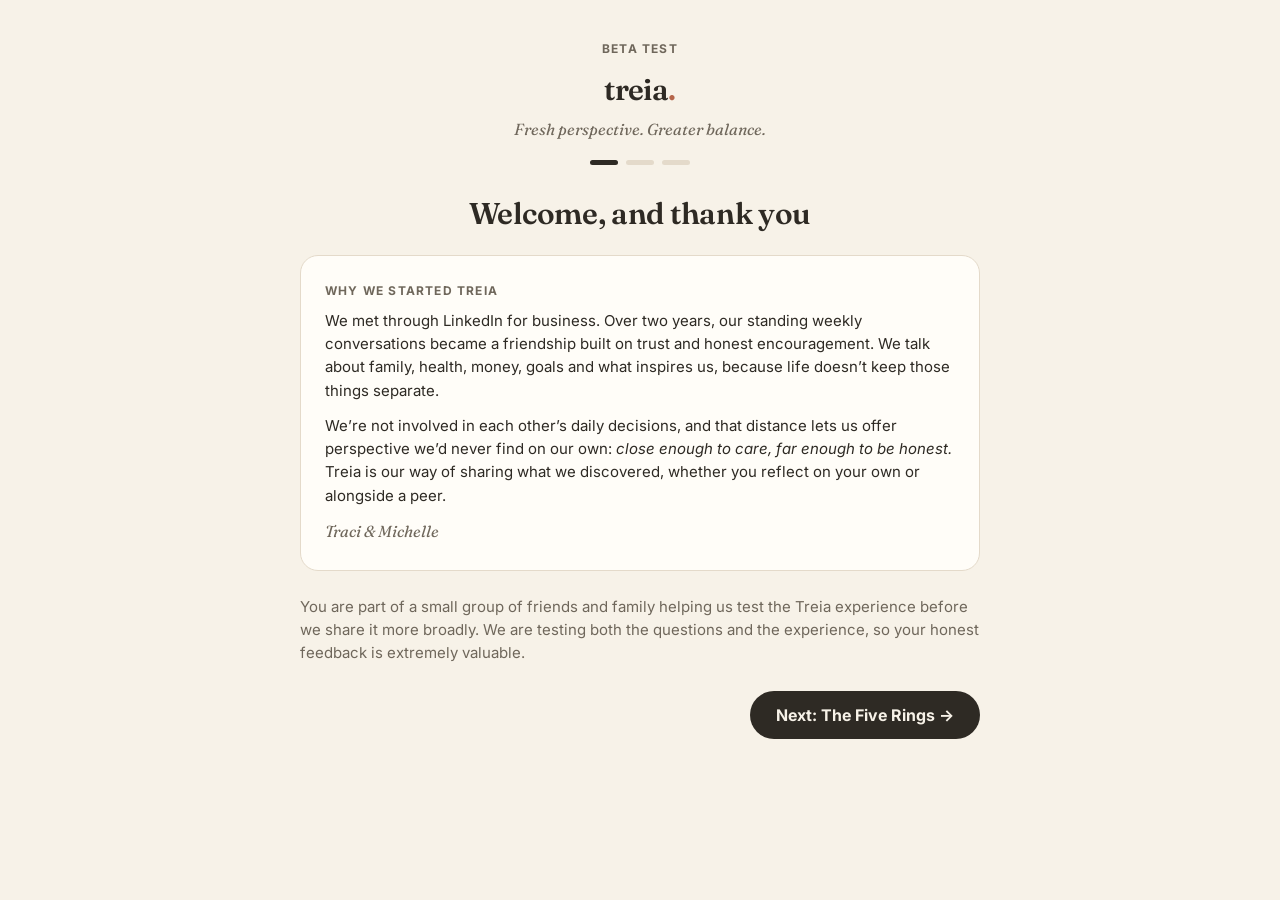
<file: index.html>
<!DOCTYPE html>
<html lang="en">
<head>
<meta charset="utf-8">
<meta name="viewport" content="width=device-width,initial-scale=1">
<title>Treia — Beta Test</title>
<link rel="stylesheet" href="treia.css">
<style>
.steps{display:flex;flex-direction:column;gap:12px;margin:18px 0 26px;}
.step{background:var(--card);border:1px solid var(--line);border-radius:var(--radius);padding:18px 20px;display:flex;gap:16px;}
.step .n{width:32px;height:32px;border-radius:50%;color:#fff;display:flex;align-items:center;justify-content:center;font-weight:700;flex:none;}
.step h3{font-size:16px;margin-bottom:3px;}
.step p{font-size:13px;color:var(--ink-soft);}
.rings{text-align:center;font-weight:700;letter-spacing:.05em;margin:8px 0 20px;}
.rings span{margin:0 6px;}
.dots{display:flex;justify-content:center;gap:8px;margin-top:18px;}
.dots span{width:28px;height:5px;border-radius:999px;background:var(--line);}
.dots span.on{background:var(--ink);}
</style>
</head>
<body>
<div class="wrap">
  <div class="eyebrow" style="text-align:center;margin-top:16px;">Beta test</div>
  <script src="treia-common.js"></script>
  <script>document.write(TREIA.wordmark());</script>
  <p class="tagline">Fresh perspective. Greater balance.</p>

  <div class="dots" aria-hidden="true"><span></span><span></span><span></span></div>

  <section class="pg" data-n="1">
  <h1 style="text-align:center;font-size:30px;margin:26px 0 18px;">Welcome, and thank you</h1>
  <div class="card" style="margin:6px 0 24px;">
    <div class="eyebrow">Why we started Treia</div>
    <p style="font-size:15px;margin-bottom:12px;">We met through LinkedIn for business. Over two years, our standing weekly conversations became a friendship built on trust and honest encouragement. We talk about family, health, money, goals and what inspires us, because life doesn&rsquo;t keep those things separate.</p>
    <p style="font-size:15px;margin-bottom:12px;">We&rsquo;re not involved in each other&rsquo;s daily decisions, and that distance lets us offer perspective we&rsquo;d never find on our own: <em>close enough to care, far enough to be honest.</em> Treia is our way of sharing what we discovered, whether you reflect on your own or alongside a peer.</p>
    <p style="font-family:'Fraunces',serif;font-style:italic;color:var(--ink-soft);">Traci &amp; Michelle</p>
  </div>
  <p class="lede">You are part of a small group of friends and family helping us test the Treia experience before we share it more broadly. We are testing both the questions and the experience, so your honest feedback is extremely valuable.</p>
  <div class="nav-row"><span></span><button class="btn btn-primary" data-pg="2">Next: The Five Rings &rarr;</button></div>
  </section>

  <section class="pg" data-n="2" hidden>
  <h1 style="text-align:center;font-size:30px;margin:26px 0 18px;">The Five Rings</h1>
  <p class="lede">Treia helps people bring fresh perspective and greater balance to their lives, independently or alongside a peer. It is built around five interconnected areas of life we call the <strong style="color:var(--ink)">Five Rings</strong>.</p>
  <div class="card" style="margin:22px 0;">
        <script>document.write(TREIA.ringsFigure());</script>
    <div class="ring-list" id="ringList"></div>
    <script>document.getElementById('ringList').innerHTML=TREIA.RINGS.map(function(r){return '<div class="ring-li">'+TREIA.icon(r.key,40)+'<div><h3 style="color:'+r.color+'">'+r.name+'</h3><p><strong style="color:var(--ink);font-weight:600;">'+r.def+'</strong> '+r.ex+'</p></div></div>';}).join('');</script>
    <hr class="divider" style="margin:22px 0 16px;">
    <p class="lede" style="margin:0;">Life doesn’t separate the Rings. Health affects relationships, finances affect peace of mind, and curiosity creates opportunities. That’s why they overlap. In the Reflection you’ll look at each Ring on its own, then at how they fit together.</p>
  </div>
  <div class="nav-row"><button class="btn-ghost" data-pg="1">&larr; Back</button><button class="btn btn-primary" data-pg="3">Next: What you&rsquo;ll do &rarr;</button></div>
  </section>

  <section class="pg" data-n="3" hidden>
  <h1 style="text-align:center;font-size:30px;margin:26px 0 18px;">What you&rsquo;ll do</h1>
  <div class="steps">
    <div class="step"><div class="n" style="background:var(--health)">1</div><div><h3>Five Rings Annual Reflection</h3><p>Reflect on each of the Five Rings: how it's going, how much it matters to you right now, and what's behind your answers. You'll receive a picture of your current balance.</p></div></div>
    <div class="step"><div class="n" style="background:var(--joy)">2</div><div><h3>Help us improve</h3><p>Tell us whether your results sounded like you, and what felt clear, confusing, or missing.</p></div></div>
    <div class="step"><div class="n" style="background:var(--love)">3</div><div><h3>Explore a Treia Partnership</h3><p>Answer a few questions that help us test how we might introduce compatible peers. Please complete this step even if you'd rather reflect on your own. It helps us test matching.</p></div></div>
  </div>

  <div class="card" style="font-size:14px;color:var(--ink-soft);font-style:italic;">We won't make any partner introductions from this test. We're checking whether the questions give us enough to make thoughtful introductions later.</div>

  <p class="lede" style="margin-top:22px;">There are no right or wrong answers. Simply respond based on where you are in your life today.</p>
  <hr class="divider">
  <p class="muted" style="text-align:center;">About 15&ndash;20 minutes &middot; You can pause the Reflection and return on the same device &middot; No account needed</p>

  <a href="5-rings-survey.html" class="btn btn-primary btn-full" style="margin-top:20px;">Begin the Five Rings Annual Reflection &rarr;</a>
  <div style="text-align:center;margin-top:14px;"><button class="btn-ghost" data-pg="2">&larr; Back</button></div>
  <p style="text-align:center;margin-top:36px;font-size:14px;color:var(--ink-soft);">With gratitude,<br><strong style="color:var(--ink)">Traci &amp; Michelle</strong></p>
  </section>
</div>
<script>
TREIA.tid();
(function(){
  var pgs=document.querySelectorAll('.pg'), dots=document.querySelectorAll('.dots span');
  function show(n){
    pgs.forEach(function(p){p.hidden=p.getAttribute('data-n')!=String(n);});
    dots.forEach(function(d,i){d.className=i<n?'on':'';});
    TREIA.scrollTop();
  }
  document.addEventListener('click',function(e){var b=e.target.closest('[data-pg]'); if(b) show(+b.getAttribute('data-pg'));});
  show(1);
})();
</script>
</body>
</html>
</file>
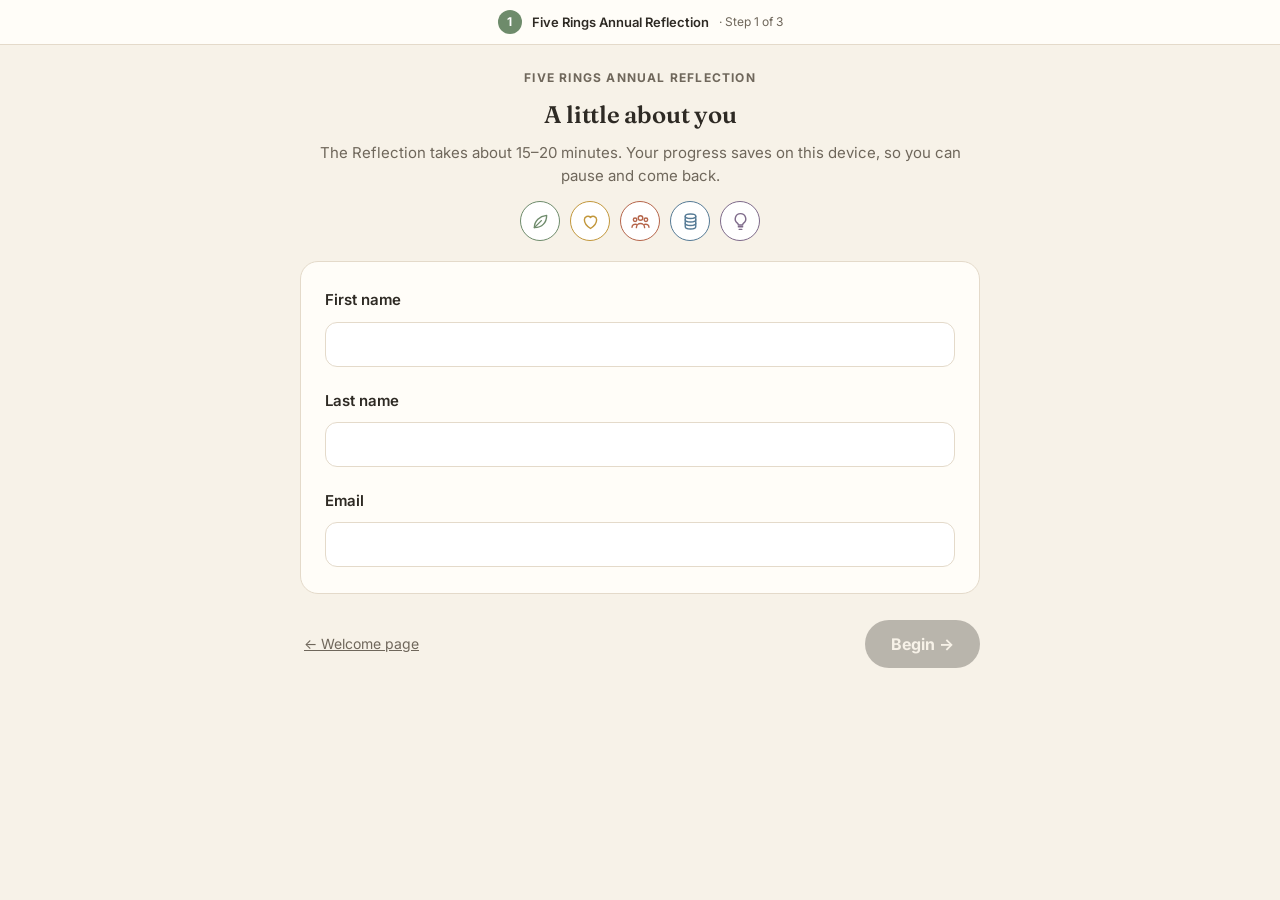
<file: 5-rings-survey (4).html>
<!DOCTYPE html>
<html lang="en">
<head>
<meta charset="utf-8">
<meta name="viewport" content="width=device-width,initial-scale=1">
<title>Treia — Five Rings Annual Reflection</title>
<link rel="stylesheet" href="treia.css">
</head>
<body>
<div id="stepbar" class="step-bar no-print"><div class="num" style="background:var(--health)">1</div><div class="label">Five Rings Annual Reflection</div><div class="of">&middot; Step 1 of 3</div></div>
<div id="app"></div>
<script src="treia-common.js"></script>
<script>
(function(){
var T=TREIA, R=T.RINGS, esc=T.esc;

/* ---------- Questions ----------
   s: A = agree scale, F = frequency in the past month, C = count
   r: true = reverse-scored (agreeing means the Ring needs attention) */
var ITEMS={
 health:[
  {t:'In the past month, how often did you wake up feeling rested?',s:'F'},
  {t:'How often did you move your body in a way that felt good (walking, stretching, exercise)?',s:'F'},
  {t:'I have the physical energy to do the things I want to do.',s:'A'},
  {t:'How often did stress or worry leave you feeling overwhelmed?',s:'F',r:true},
  {t:'I’ve been ignoring or putting off something my body or mind is telling me.',s:'A',r:true},
  {t:'The way I eat and drink supports how I want to feel.',s:'A'},
  {t:'I’m keeping up with the health care I need (check-ups, screenings, follow-ups).',s:'A'},
  {t:'How often did you feel calm and emotionally steady?',s:'F'}
 ],
 joy:[
  {t:'In the past month, how often did you do something purely because you enjoy it?',s:'F'},
  {t:'How often did you laugh or feel genuinely delighted?',s:'F'},
  {t:'I feel guilty when I take time for rest or fun.',s:'A',r:true},
  {t:'I know what energizes me, and I make room for it.',s:'A'},
  {t:'My days feel more like obligations than choices.',s:'A',r:true},
  {t:'How often did you lose track of time doing something you love?',s:'F'},
  {t:'I have something coming up that I’m looking forward to.',s:'A'},
  {t:'Something in my life right now inspires me.',s:'A'}
 ],
 love:[
  {t:'How many people could you call in a hard moment, at any time of day?',s:'C'},
  {t:'I feel seen and understood by the people closest to me.',s:'A'},
  {t:'A relationship that matters to me feels strained or distant right now.',s:'A',r:true},
  {t:'In the past month, how often did you have a conversation that went beyond logistics or small talk?',s:'F'},
  {t:'I regularly let the people who matter to me know I appreciate them.',s:'A'},
  {t:'How often did you feel lonely, even when you were around others?',s:'F',r:true},
  {t:'I feel part of a community (neighborhood, faith, work, interest group, or similar).',s:'A'},
  {t:'I give myself the same kindness I give to others.',s:'A'}
 ],
 wealth:[
  {t:'I know where my money goes each month.',s:'A'},
  {t:'In the past month, how often did money worries affect your sleep, mood, or decisions?',s:'F',r:true},
  {t:'I have a plan for my next stage of life, and my finances fit that plan.',s:'A'},
  {t:'I’ve been avoiding a money decision, conversation, or task.',s:'A',r:true},
  {t:'My spending reflects what I truly value.',s:'A'},
  {t:'I could handle an unexpected expense without major disruption.',s:'A'},
  {t:'I feel confident making financial decisions, or I know who to ask.',s:'A'},
  {t:'I am able to give to people or causes I care about.',s:'A'}
 ],
 curiosity:[
  {t:'In the past month, how often did you learn something new that genuinely interested you?',s:'F'},
  {t:'How often did a conversation, book, or idea change how you think about something?',s:'F'},
  {t:'My routine has started to feel stale or on autopilot.',s:'A',r:true},
  {t:'I’m exploring a new possibility for my life, even a small one.',s:'A'},
  {t:'I try things outside my comfort zone.',s:'A'},
  {t:'There’s a question or interest I’d love to spend more time on.',s:'A'},
  {t:'How often did you feel mentally engaged rather than just going through the motions?',s:'F'},
  {t:'I tend to dismiss new ideas before giving them a fair look.',s:'A',r:true}
 ]
};
var PROMPTS={
 health:'What is one small, doable thing in the coming weeks that would support your body, your rest, or your peace of mind?',
 joy:'What is one thing that reliably energizes you, and when could you make room for it this month?',
 love:'Who is one person you would like to feel closer to, and what is one small way to reach out?',
 wealth:'What is one money question or task you could look at clearly this month, without needing a full plan?',
 curiosity:'What is one small, low-stakes thing you could explore, learn, or try just for the sake of interest?'
};
var TRANSITIONS=['New job or role','Job loss or career pause','Retirement or preparing for it','Move or change in home','New relationship, marriage, or partnership','Separation or divorce','Loss of someone close','Health change (mine or a loved one’s)','Caregiving for a parent, partner, or child','Children leaving or returning home','New grandchild or family addition','Major financial change','None of these','Something else'];
var BANDWIDTH=['Running on empty','Stretched thin','Managing, with little to spare','Comfortable','Plenty of room for something new'];

var SCREENS=['info','season'].concat(R.map(function(r){return r.key;})).concat(['closing']);
var SAVE_KEY='treia-annual-progress';
var tid=T.tid();
var S={screen:'info',a:{firstName:T.ls('treia-firstName')||'',lastName:T.ls('treia-lastName')||'',email:T.ls('treia-email')||''},results:null,fb:{}};

function app(){return document.getElementById('app');}
function save(){T.ls(SAVE_KEY,JSON.stringify({screen:S.screen,a:S.a}));}
function stepbar(show){document.getElementById('stepbar').style.display=show?'flex':'none';}

/* ---------- validation ---------- */
function screenDone(sc){
  var a=S.a;
  if(sc==='info') return a.firstName.trim()&&a.lastName.trim()&&/\S+@\S+\.\S+/.test(a.email);
  if(sc==='season') return (a.transitions||[]).length&&a.bandwidth;
  if(sc==='closing') return !!a.liftRing;
  var ok=a[sc+'_sat']!==undefined&&a[sc+'_imp']!==undefined&&a[sc+'_dir'];
  ITEMS[sc].forEach(function(_,i){ if(a[sc+'_q'+(i+1)]===undefined) ok=false; });
  return ok;
}
function refresh(){
  var b=app().querySelector('[data-go="next"]');
  if(b) b.disabled=!screenDone(S.screen);
  save();
}

/* ---------- screens ---------- */
function progress(){
  var idx=SCREENS.indexOf(S.screen);
  return '<div class="progress-row">'+SCREENS.slice(1).map(function(sc,i){
    var ring=R.filter(function(r){return r.key===sc;})[0];
    var col=ring?ring.color:'var(--ink-soft)';
    var w=(i+1)<idx?100:((i+1)===idx?50:0);
    return '<div class="progress-seg"><div class="fill" style="width:'+w+'%;background:'+col+'"></div></div>';
  }).join('')+'</div>';
}
function nav(backLabel,nextLabel){
  return '<div class="nav-row"><button class="btn-ghost" data-go="back">&larr; '+backLabel+'</button><button class="btn btn-primary" data-go="next" '+(screenDone(S.screen)?'':'disabled')+'>'+nextLabel+' &rarr;</button></div>';
}
function textField(name,label,sub,ph){
  return '<div class="field"><label class="q" for="'+name+'">'+label+' <span class="opt">(optional)</span></label>'+(sub?'<div class="sub">'+sub+'</div>':'')+'<textarea id="'+name+'" data-text="'+name+'" placeholder="'+esc(ph||'')+'">'+esc(S.a[name]||'')+'</textarea></div>';
}

function renderInfo(){
  var a=S.a;
  app().innerHTML='<div class="wrap"><div class="eyebrow" style="text-align:center;">Five Rings Annual Reflection</div><h2 style="text-align:center;font-size:24px;margin-bottom:8px;">A little about you</h2><p class="lede" style="text-align:center;">The Reflection takes about 15&ndash;20 minutes. Your progress saves on this device, so you can pause and come back.</p><div style="display:flex;justify-content:center;gap:10px;margin:4px 0 20px;">'+R.map(function(r){return T.icon(r.key,40);}).join('')+'</div>'+
  '<div class="card"><div class="field"><label class="q" for="fn">First name</label><input type="text" id="fn" data-text="firstName" value="'+esc(a.firstName)+'"></div>'+
  '<div class="field"><label class="q" for="ln">Last name</label><input type="text" id="ln" data-text="lastName" value="'+esc(a.lastName)+'"></div>'+
  '<div class="field"><label class="q" for="em">Email</label><input type="email" id="em" data-text="email" value="'+esc(a.email)+'"></div></div>'+
  '<div class="nav-row"><a class="btn-ghost" href="index.html">&larr; Welcome page</a><button class="btn btn-primary" data-go="next" '+(screenDone('info')?'':'disabled')+'>Begin &rarr;</button></div></div>';
}

function renderSeason(){
  var a=S.a;
  app().innerHTML='<div class="wrap">'+progress()+'<div class="eyebrow">Before the Rings</div><h2 style="font-size:26px;margin-bottom:6px;">Your season of life</h2><p class="ring-sub">Context helps your results make sense. Nothing here is scored.</p>'+
  '<div class="card"><div class="field"><div class="q">Which of these have you experienced in the past 12 months? <span class="opt">(select all that apply)</span></div>'+T.choices('transitions',a.transitions,TRANSITIONS,true,true)+'</div>'+
  '<div class="field"><div class="q">How much bandwidth do you have right now?</div>'+T.choices('bandwidth',a.bandwidth,BANDWIDTH,false)+'</div>'+
  textField('energyText','What is taking up most of your energy right now?','','A sentence or two is plenty')+'</div>'+
  nav('Back','Continue to Health')+'</div>';
}

function renderRing(key){
  var ring=R.filter(function(r){return r.key===key;})[0], a=S.a, ri=R.indexOf(ring);
  var items=ITEMS[key].map(function(it,i){
    var n=key+'_q'+(i+1);
    return '<div class="item"><div class="q">'+(i+1)+'. '+esc(it.t)+'</div>'+T.pills(n,a[n],it.s,ring.color)+'</div>';
  }).join('');
  var next=ri<R.length-1?'Continue to '+R[ri+1].name:'Continue';
  app().innerHTML='<div class="wrap">'+progress()+
  '<div class="ring-head" style="align-items:center;"><div style="display:flex;align-items:center;gap:12px;">'+T.icon(key,46)+'<h2 style="color:'+ring.color+'">'+ring.name+'</h2></div><span class="muted">Ring '+(ri+1)+' of 5</span></div>'+
  '<div class="def-card" style="background:'+ring.bg+';margin-top:14px;"><div><div class="lbl" style="color:'+ring.color+'">What we mean by '+ring.name+'</div><div class="def">'+ring.def+'</div><div class="ex">'+ring.ex+' Keep this in mind as you answer each question below.</div></div></div>'+
  '<div class="card"><div class="field"><div class="q">Overall, how satisfied are you with your '+ring.name+' right now?</div>'+T.ten(key+'_sat',a[key+'_sat'],ring.color,'Not at all','Completely')+'</div>'+
  '<div class="field"><div class="q">How much does '+ring.name+' matter to you in this season of life?</div>'+T.ten(key+'_imp',a[key+'_imp'],ring.color,'Not a priority','Top priority')+'</div></div>'+
  '<div class="card"><div class="section-label">A closer look</div>'+items+'</div>'+
  '<div class="card"><div class="field"><div class="q">Compared with a year ago, how is your '+ring.name+' going?</div><div class="sub" style="margin-top:0;">'+ring.name+' here means '+T.lc(ring.def)+'. '+ring.ex+'</div><div class="dir">'+
    ['Better','About the same','Harder'].map(function(o){var on=a[key+'_dir']===o;return '<button type="button" class="choice'+(on?' on':'')+'" data-pick="'+key+'_dir" data-val="'+o+'" style="justify-content:center;">'+o+'</button>';}).join('')+
  '</div></div>'+textField(key+'_story','What’s the story behind your answers?','Anything we should know that the numbers might miss.','')+'</div>'+
  nav(ri===0?'Back':'Back to '+R[ri-1].name,next)+'</div>';
}

function renderClosing(){
  var a=S.a;
  app().innerHTML='<div class="wrap">'+progress()+'<div class="eyebrow">Bringing it together</div><h2 style="font-size:26px;margin-bottom:6px;">Looking across your Rings</h2><p class="ring-sub">Life doesn’t separate the Rings. These last questions look at the whole picture.</p>'+
  '<div class="card"><div class="field"><div class="q">Which Ring, if it improved, would lift the others most?</div>'+T.choices('liftRing',a.liftRing,R.map(function(r){return r.name;}).concat(['Not sure yet']),false,true)+'</div>'+
  textField('aliveText','When did you last feel most alive? What were you doing?','','')+
  textField('yearText','What would you like to be true a year from now?','','')+'</div>'+
  nav('Back to Curiosity','See my results')+'</div>';
}

/* ---------- scoring ---------- */
function compute(){
  var a=S.a, sc={}, scores={}, imp={};
  R.forEach(function(r){
    var vals=ITEMS[r.key].map(function(it,i){var v=a[r.key+'_q'+(i+1)];return it.r?6-v:v;});
    var avg=vals.reduce(function(x,y){return x+y;},0)/vals.length;
    var items10=(avg-1)/4*10, sat=a[r.key+'_sat'];
    var score=(sat+items10)/2;
    sc[r.key]={score:score,sat:sat,items10:items10,imp:a[r.key+'_imp'],dir:a[r.key+'_dir'],story:a[r.key+'_story']||''};
    scores[r.key]=score; imp[r.key]=a[r.key+'_imp'];
  });
  var overall=R.reduce(function(s,r){return s+scores[r.key];},0)/R.length;
  // focus: biggest gap between importance and score among Rings that matter (importance 6+)
  var focus=null,best=0;
  R.forEach(function(r){var g=sc[r.key].imp-sc[r.key].score; if(sc[r.key].imp>=6&&g>best){best=g;focus=r.key;}});
  if(!focus){focus=R.slice().sort(function(x,y){return scores[x.key]-scores[y.key];})[0].key;}
  var strongest=R.slice().sort(function(x,y){return scores[y.key]-scores[x.key];})[0].key;
  return {rings:sc,scores:scores,imp:imp,overall:overall,focus:focus,strongest:strongest};
}

function nameOf(k){return R.filter(function(r){return r.key===k;})[0].name;}
function submit(res){
  var a=S.a, row={'Date':new Date().toISOString(),'Tester ID':tid,'First Name':a.firstName,'Last Name':a.lastName,'Email':a.email,
    'Overall (0-10)':+res.overall.toFixed(2),'Focus Ring':nameOf(res.focus),'Strongest Ring':nameOf(res.strongest),
    'Transitions (12 mo)':(a.transitions||[]).join(', '),'Bandwidth':a.bandwidth,'Energy Going To':a.energyText||''};
  R.forEach(function(r){var x=res.rings[r.key];
    row[r.name+' Score']=+x.score.toFixed(2); row[r.name+' Satisfaction']=x.sat; row[r.name+' Items (0-10)']=+x.items10.toFixed(2);
    row[r.name+' Importance']=x.imp; row[r.name+' vs Last Year']=x.dir; row[r.name+' Story']=x.story;});
  row['Ring That Would Lift Others']=a.liftRing; row['Most Alive']=a.aliveText||''; row['A Year From Now']=a.yearText||'';
  R.forEach(function(r){ITEMS[r.key].forEach(function(_,i){row[r.name+' Q'+(i+1)]=a[r.key+'_q'+(i+1)];});});
  T.post('Annual Reflection',row);
  // personal history on this device
  var hk='treia-annual-history:'+a.email.toLowerCase().trim(), h=[];
  try{h=JSON.parse(T.ls(hk))||[];}catch(e){}
  h.unshift({date:row.Date,scores:res.scores,overall:res.overall}); T.ls(hk,JSON.stringify(h.slice(0,10)));
  T.ls('treia-firstName',a.firstName); T.ls('treia-lastName',a.lastName); T.ls('treia-email',a.email);
  T.lsDel(SAVE_KEY);
}

function renderResults(){
  var res=S.results, a=S.a;
  var arrow={'Better':'↗ better than last year','About the same':'→ about the same as last year','Harder':'↘ harder than last year'};
  var rows=R.map(function(r){var x=res.rings[r.key];
    var note='';
    if(x.sat-x.items10>=2.5) note='You rated '+r.name+' higher overall than your detailed answers suggest. Worth a second look?';
    else if(x.items10-x.sat>=2.5) note='Your detailed answers in '+r.name+' are stronger than your overall rating. You may be doing better here than it feels.';
    return '<div class="result-row">'+T.icon(r.key,34)+'<div class="rr-body"><div class="rr-top"><b style="color:'+r.color+'">'+r.name+'</b><span>'+x.score.toFixed(1)+' / 10</span></div>'+
      '<div class="track"><div class="fill" style="width:'+(x.score*10)+'%;background:'+r.color+'"></div><div class="imp" style="left:calc('+(x.imp*10)+'% - 1px)" title="Importance"></div></div>'+
      '<div class="muted" style="margin-top:6px;">'+r.def+'<br>Importance '+x.imp+'/10 &middot; '+arrow[x.dir]+'</div>'+(note?'<div class="note">'+note+'</div>':'')+'</div></div>';
  }).join('');
  var f=R.filter(function(r){return r.key===res.focus;})[0], fx=res.rings[res.focus];
  var why=fx.imp>=6&&fx.imp>fx.score?'<strong>'+f.name+'</strong> matters a lot to you right now ('+fx.imp+'/10), and it has the biggest gap between how much it matters and how it’s going.':'<strong>'+f.name+'</strong> is the Ring with the most room to grow right now.';
  var st=R.filter(function(r){return r.key===res.strongest;})[0];
  var words='';
  if(fx.story) words+='<div class="muted">You wrote about '+f.name+':</div><div class="quote">'+esc(fx.story)+'</div>';
  if(a.aliveText) words+='<div class="muted">When you feel most alive:</div><div class="quote">'+esc(a.aliveText)+'</div>';
  if(a.yearText) words+='<div class="muted">A year from now, you hope:</div><div class="quote">'+esc(a.yearText)+'</div>';
  var lift=a.liftRing&&a.liftRing!=='Not sure yet'?'<p style="margin-top:10px;">You also said <strong>'+esc(a.liftRing)+'</strong> would lift the others most'+(a.liftRing===f.name?', which matches your results.':'. Keep both in view as you choose where to start.')+'</p>':'';
  app().innerHTML='<div class="wrap"><div style="text-align:center;margin-bottom:6px;">'+T.wordmark()+'<div class="eyebrow" style="margin-top:6px;">Your Five Rings, '+esc(a.firstName)+'</div></div>'+
    T.radar(res.scores,res.imp)+'<div class="legend"><span><svg width="22" height="6"><line x1="0" y1="3" x2="22" y2="3" stroke="#2E2A24" stroke-width="2.2"/></svg>How it’s going</span><span><svg width="22" height="6"><line x1="0" y1="3" x2="22" y2="3" stroke="#2E2A24" stroke-dasharray="4 4" stroke-width="1.5"/></svg>How much it matters</span></div>'+
    '<div class="card" style="margin-top:20px;">'+rows+'<p class="muted" style="margin-top:12px;">The dark tick on each bar marks how much that Ring matters to you. Scores blend your overall rating with your detailed answers.</p></div>'+
    '<div class="insight" style="background:'+f.bg+'"><div class="eyebrow" style="color:'+f.color+'">Where to focus</div><p>'+why+'</p>'+lift+'<p style="margin-top:10px;"><em>'+PROMPTS[res.focus]+'</em></p></div>'+
    '<div class="insight" style="background:var(--card);border:1px solid var(--line);"><div class="eyebrow">Where you’re strong</div><p><strong>'+st.name+'</strong> is your strongest Ring right now. Strength in one Ring can support the others.</p></div>'+
    (words?'<div class="card" style="margin-top:18px;"><div class="eyebrow">In your words</div>'+words+'</div>':'')+
    '<div class="card no-print" style="margin-top:22px;border:2px solid var(--ink);text-align:center;"><h3 style="font-size:20px;margin-bottom:16px;">Before you continue&hellip;</h3><button class="btn btn-primary btn-full" data-go="feedback">Step 2 of 3: Share your feedback &rarr;</button></div>'+
    '<div class="no-print" style="text-align:center;margin-top:16px;"><button class="btn btn-secondary" onclick="window.print()">Print / Save as PDF</button></div></div>';
}

function renderFeedback(){
  var fb=S.fb, ok=fb.ease&&fb.resonance;
  function fbText(n,l,ph){return '<div class="field"><label class="q" for="'+n+'">'+l+' <span class="opt">(optional)</span></label><textarea id="'+n+'" data-text="'+n+'" placeholder="'+ph+'">'+esc(fb[n]||'')+'</textarea></div>';}
  app().innerHTML='<div class="wrap"><div class="eyebrow">Step 2 of 3</div><h2 style="font-size:26px;margin-bottom:16px;">Help us improve</h2><div class="card">'+
    '<div class="field"><div class="q">1. My results sound like me.</div>'+T.pills('resonance',fb.resonance,'A','#6E8B6B')+'</div>'+
    fbText('resonanceNote','2. What felt most accurate? What felt off?','For example, a Ring that scored higher or lower than you expected')+
    '<div class="field"><div class="q">3. How easy was the Reflection to complete?</div>'+T.pills('ease',fb.ease,['Very difficult','Difficult','Okay','Easy','Very easy'],'#6E8B6B')+'</div>'+
    '<div class="field"><div class="q">4. The length felt&hellip;</div>'+T.pills('length',fb.length,['Much too long','A bit long','About right','A bit short','Too short'],'#6E8B6B')+'</div>'+
    fbText('confusing','5. Were any questions confusing or hard to answer?','Which ones, and why?')+
    fbText('missing','6. Was anything missing that you expected to see?','Topics, questions, or features')+
    fbText('changes','7. Anything else you would change about the experience?','')+
    '</div><div class="nav-row"><button class="btn-ghost" data-go="results">&larr; Back to results</button><button class="btn btn-primary" data-go="fbnext" '+(ok?'':'disabled')+'>Next: Explore a Treia Partnership &rarr;</button></div></div>';
}
function fbRefresh(){var b=app().querySelector('[data-go="fbnext"]'); if(b) b.disabled=!(S.fb.ease&&S.fb.resonance);}

function renderTransition(){
  app().innerHTML='<div class="wrap"><div class="card" style="text-align:center;padding:40px 26px;"><div style="font-size:48px;">&#127793;</div><h2 style="font-size:26px;margin:8px 0 12px;">Thank you!</h2><p class="lede">Your Reflection and feedback are saved. One last step: the Treia Partnership Assessment.</p><p class="lede">Please answer it even if you think you’d rather reflect on your own. We’re testing whether these questions would help us introduce compatible peers, and we’ll ask about your own interest at the end.</p><a href="partner-matching-survey.html" class="btn btn-primary btn-full" style="margin-top:14px;">Step 3 of 3: Explore a Treia Partnership &rarr;</a></div></div>';
}

/* ---------- router ---------- */
function render(){
  stepbar(['feedback','transition'].indexOf(S.screen)<0);
  if(S.screen==='resume') return renderResume();
  if(S.screen==='info') renderInfo();
  else if(S.screen==='season') renderSeason();
  else if(S.screen==='closing') renderClosing();
  else if(S.screen==='results') renderResults();
  else if(S.screen==='feedback') renderFeedback();
  else if(S.screen==='transition') renderTransition();
  else renderRing(S.screen);
}
function renderResume(){
  app().innerHTML='<div class="wrap"><div class="card" style="text-align:center;padding:40px 26px;"><h2 style="font-size:26px;margin-bottom:10px;">Welcome back!</h2><p class="lede">You have a Reflection in progress. Continue where you left off, or start fresh?</p><button class="btn btn-primary btn-full" data-go="resume">Continue where I left off &rarr;</button><div style="margin-top:10px;"><button class="btn-ghost" data-go="fresh">Start fresh</button></div></div></div>';
}
function go(sc){S.screen=sc;T.scrollTop();render();}

// pickers write into S.a during the survey and S.fb on the feedback page
T.bind(function(){return S.screen==='feedback'?S.fb:S.a;},function(){ if(S.screen==='feedback') fbRefresh(); else refresh(); });

document.addEventListener('click',function(e){
  var b=e.target.closest('[data-go]'); if(!b) return;
  var g=b.getAttribute('data-go'), i=SCREENS.indexOf(S.screen);
  if(g==='next'){
    if(!screenDone(S.screen)){return;}
    if(S.screen==='info'){T.ls('treia-firstName',S.a.firstName);T.ls('treia-lastName',S.a.lastName);T.ls('treia-email',S.a.email);}
    if(S.screen==='closing'){S.results=compute();submit(S.results);go('results');}
    else go(SCREENS[i+1]);
  }
  else if(g==='back'){go(SCREENS[Math.max(0,i-1)]);}
  else if(g==='feedback'){go('feedback');}
  else if(g==='results'){go('results');}
  else if(g==='fbnext'){
    var f=S.fb;
    T.post('Reflection Feedback',{'Date':new Date().toISOString(),'Tester ID':tid,'Name':S.a.firstName+' '+S.a.lastName,'Email':S.a.email,
      'Results Sound Like Me (1-5)':f.resonance,'What Felt Right / Off':f.resonanceNote||'','Ease (1-5)':f.ease,'Length (1=too long, 5=too short)':f.length||'',
      'Confusing Questions':f.confusing||'','Missing':f.missing||'','Changes':f.changes||''});
    go('transition');
  }
  else if(g==='resume'){go(S.screen=S._resume||'info');}
  else if(g==='fresh'){T.lsDel(SAVE_KEY);S.a={firstName:S.a.firstName,lastName:S.a.lastName,email:S.a.email};go('info');}
});

/* ---------- start ---------- */
var saved=null; try{saved=JSON.parse(T.ls(SAVE_KEY));}catch(e){}
if(saved&&saved.a&&saved.screen&&saved.screen!=='info'){S.a=saved.a;S._resume=saved.screen;S.screen='resume';}
render();
})();
</script>
</body>
</html>
</file>
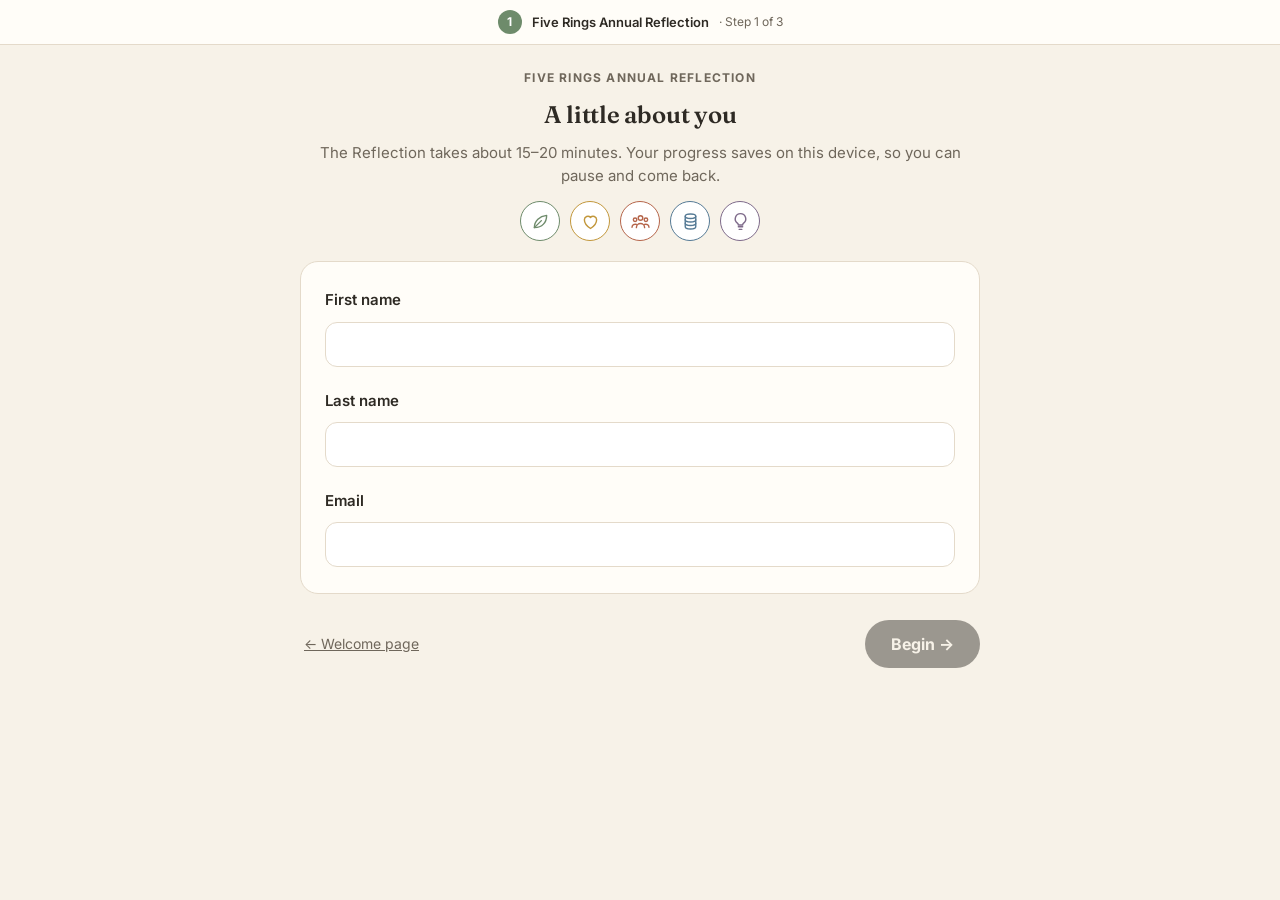
<file: 5-rings-survey.html>
<!DOCTYPE html>
<html lang="en">
<head>
<meta charset="utf-8">
<meta name="viewport" content="width=device-width,initial-scale=1">
<title>Treia — Five Rings Annual Reflection</title>
<link rel="stylesheet" href="treia.css">
</head>
<body>
<div id="stepbar" class="step-bar no-print"><div class="num" style="background:var(--health)">1</div><div class="label">Five Rings Annual Reflection</div><div class="of">&middot; Step 1 of 3</div></div>
<div id="app"></div>
<script src="treia-common.js"></script>
<script>
(function(){
var T=TREIA, R=T.RINGS, esc=T.esc;

/* ---------- Questions ----------
   s: A = agree scale, F = frequency in the past month, C = count
   r: true = reverse-scored (agreeing means the Ring needs attention) */
var ITEMS={
 health:[
  {t:'In the past month, how often did you wake up feeling rested?',s:'F'},
  {t:'How often did you move your body in a way that felt good (walking, stretching, exercise)?',s:'F'},
  {t:'I have the physical energy to do the things I want to do.',s:'A'},
  {t:'How often did stress or worry leave you feeling overwhelmed?',s:'F',r:true},
  {t:'I’ve been ignoring or putting off something my body or mind is telling me.',s:'A',r:true},
  {t:'The way I eat and drink supports how I want to feel.',s:'A'},
  {t:'I’m keeping up with the health care I need (check-ups, screenings, follow-ups).',s:'A'},
  {t:'How often did you feel calm and emotionally steady?',s:'F'}
 ],
 joy:[
  {t:'In the past month, how often did you do something purely because you enjoy it?',s:'F'},
  {t:'How often did you laugh or feel genuinely delighted?',s:'F'},
  {t:'I feel guilty when I take time for rest or fun.',s:'A',r:true},
  {t:'I know what energizes me, and I make room for it.',s:'A'},
  {t:'My days feel more like obligations than choices.',s:'A',r:true},
  {t:'How often did you lose track of time doing something you love?',s:'F'},
  {t:'I have something coming up that I’m looking forward to.',s:'A'},
  {t:'Something in my life right now inspires me.',s:'A'}
 ],
 love:[
  {t:'How many people could you call in a hard moment, at any time of day?',s:'C'},
  {t:'I feel seen and understood by the people closest to me.',s:'A'},
  {t:'A relationship that matters to me feels strained or distant right now.',s:'A',r:true},
  {t:'In the past month, how often did you have a conversation that went beyond logistics or small talk?',s:'F'},
  {t:'I regularly let the people who matter to me know I appreciate them.',s:'A'},
  {t:'How often did you feel lonely, even when you were around others?',s:'F',r:true},
  {t:'I feel part of a community (neighborhood, faith, work, interest group, or similar).',s:'A'},
  {t:'I give myself the same kindness I give to others.',s:'A'}
 ],
 wealth:[
  {t:'I know where my money goes each month.',s:'A'},
  {t:'In the past month, how often did money worries affect your sleep, mood, or decisions?',s:'F',r:true},
  {t:'I have a plan for my next stage of life, and my finances fit that plan.',s:'A'},
  {t:'I’ve been avoiding a money decision, conversation, or task.',s:'A',r:true},
  {t:'My spending reflects what I truly value.',s:'A'},
  {t:'I could handle an unexpected expense without major disruption.',s:'A'},
  {t:'I feel confident making financial decisions, or I know who to ask.',s:'A'},
  {t:'I am able to give to people or causes I care about.',s:'A'}
 ],
 curiosity:[
  {t:'In the past month, how often did you learn something new that genuinely interested you?',s:'F'},
  {t:'How often did a conversation, book, or idea change how you think about something?',s:'F'},
  {t:'My routine has started to feel stale or on autopilot.',s:'A',r:true},
  {t:'I’m exploring a new possibility for my life, even a small one.',s:'A'},
  {t:'I try things outside my comfort zone.',s:'A'},
  {t:'There’s a question or interest I’d love to spend more time on.',s:'A'},
  {t:'How often did you feel mentally engaged rather than just going through the motions?',s:'F'},
  {t:'I tend to dismiss new ideas before giving them a fair look.',s:'A',r:true}
 ]
};
var PROMPTS={
 health:'What is one small, doable thing in the coming weeks that would support your body, your rest, or your peace of mind?',
 joy:'What is one thing that reliably energizes you, and when could you make room for it this month?',
 love:'Who is one person you would like to feel closer to, and what is one small way to reach out?',
 wealth:'What is one money question or task you could look at clearly this month, without needing a full plan?',
 curiosity:'What is one small, low-stakes thing you could explore, learn, or try just for the sake of interest?'
};
var TRANSITIONS=['New job or role','Job loss or career pause','Retirement or preparing for it','Move or change in home','New relationship, marriage, or partnership','Separation or divorce','Loss of someone close','Health change (mine or a loved one’s)','Caregiving for a parent, partner, or child','Children leaving or returning home','New grandchild or family addition','Major financial change','None of these','Something else'];
var BANDWIDTH=['Running on empty','Stretched thin','Managing, with little to spare','Comfortable','Plenty of room for something new'];

var SCREENS=['info','season'].concat(R.map(function(r){return r.key;})).concat(['closing']);
var SAVE_KEY='treia-annual-progress';
var tid=T.tid();
var S={screen:'info',a:{firstName:T.ls('treia-firstName')||'',lastName:T.ls('treia-lastName')||'',email:T.ls('treia-email')||''},results:null,fb:{}};

function app(){return document.getElementById('app');}
function save(){T.ls(SAVE_KEY,JSON.stringify({screen:S.screen,a:S.a}));}
function stepbar(show){document.getElementById('stepbar').style.display=show?'flex':'none';}

/* ---------- validation ---------- */
function missing(sc){
  var a=S.a, m=[];
  if(sc==='info'){ if(!a.firstName.trim()) m.push('firstName'); if(!a.lastName.trim()) m.push('lastName'); if(!/\S+@\S+\.\S+/.test(a.email)) m.push('email'); return m; }
  if(sc==='season'){ if(!(a.transitions||[]).length) m.push('transitions'); if(!a.bandwidth) m.push('bandwidth'); return m; }
  if(sc==='closing'){ if(!a.liftRing) m.push('liftRing'); return m; }
  if(sc==='feedback'){ if(!S.fb.resonance) m.push('resonance'); if(!S.fb.ease) m.push('ease'); return m; }
  if(!ITEMS[sc]) return m;
  if(a[sc+'_sat']===undefined) m.push(sc+'_sat');
  if(a[sc+'_imp']===undefined) m.push(sc+'_imp');
  ITEMS[sc].forEach(function(_,i){ if(a[sc+'_q'+(i+1)]===undefined) m.push(sc+'_q'+(i+1)); });
  if(!a[sc+'_dir']) m.push(sc+'_dir');
  return m;
}
function screenDone(sc){ return missing(sc).length===0; }
// Highlight unanswered questions and scroll to the first one
function flagMissing(){
  var m=missing(S.screen);
  app().querySelectorAll('[data-req]').forEach(function(el){ el.classList.toggle('missing', m.indexOf(el.getAttribute('data-req'))>-1); });
  var first=app().querySelector('.missing'); if(first) first.scrollIntoView({behavior:'smooth',block:'center'});
  var h=app().querySelector('.need-hint'); if(h){ h.textContent=m.length===1?'One question still needs an answer. It\u2019s highlighted above.':m.length+' questions still need an answer. They\u2019re highlighted above.'; h.style.display='block'; }
}
function refresh(){
  var done=screenDone(S.screen), m=missing(S.screen);
  app().querySelectorAll('[data-go="next"],[data-go="fbnext"]').forEach(function(b){ b.classList.toggle('waiting',!done); });
  app().querySelectorAll('.missing').forEach(function(el){ if(m.indexOf(el.getAttribute('data-req'))<0) el.classList.remove('missing'); });
  if(done){ var h=app().querySelector('.need-hint'); if(h) h.style.display='none'; }
  if(S.screen!=='feedback') save();
}

/* ---------- screens ---------- */
function progress(){
  var idx=SCREENS.indexOf(S.screen);
  return '<div class="progress-row">'+SCREENS.slice(1).map(function(sc,i){
    var ring=R.filter(function(r){return r.key===sc;})[0];
    var col=ring?ring.color:'var(--ink-soft)';
    var w=(i+1)<idx?100:((i+1)===idx?50:0);
    return '<div class="progress-seg"><div class="fill" style="width:'+w+'%;background:'+col+'"></div></div>';
  }).join('')+'</div>';
}
function nav(backLabel,nextLabel){
  return '<div class="nav-row"><button class="btn-ghost" data-go="back">&larr; '+backLabel+'</button><button class="btn btn-primary'+(screenDone(S.screen)?'':' waiting')+'" data-go="next">'+nextLabel+' &rarr;</button></div><div class="need-hint"></div>';
}
function textField(name,label,sub,ph){
  return '<div class="field"><label class="q" for="'+name+'">'+label+' <span class="opt">(optional)</span></label>'+(sub?'<div class="sub">'+sub+'</div>':'')+'<textarea id="'+name+'" data-text="'+name+'" placeholder="'+esc(ph||'')+'">'+esc(S.a[name]||'')+'</textarea></div>';
}

function renderInfo(){
  var a=S.a;
  app().innerHTML='<div class="wrap"><div class="eyebrow" style="text-align:center;">Five Rings Annual Reflection</div><h2 style="text-align:center;font-size:24px;margin-bottom:8px;">A little about you</h2><p class="lede" style="text-align:center;">The Reflection takes about 15&ndash;20 minutes. Your progress saves on this device, so you can pause and come back.</p><div style="display:flex;justify-content:center;gap:10px;margin:4px 0 20px;">'+R.map(function(r){return T.icon(r.key,40);}).join('')+'</div>'+
  '<div class="card"><div class="field" data-req="firstName"><label class="q" for="fn">First name</label><input type="text" id="fn" data-text="firstName" value="'+esc(a.firstName)+'"></div>'+
  '<div class="field" data-req="lastName"><label class="q" for="ln">Last name</label><input type="text" id="ln" data-text="lastName" value="'+esc(a.lastName)+'"></div>'+
  '<div class="field" data-req="email"><label class="q" for="em">Email</label><input type="email" id="em" data-text="email" value="'+esc(a.email)+'"></div></div>'+
  '<div class="nav-row"><a class="btn-ghost" href="index.html">&larr; Welcome page</a><button class="btn btn-primary'+(screenDone('info')?'':' waiting')+'" data-go="next">Begin &rarr;</button></div><div class="need-hint"></div></div>';
}

function renderSeason(){
  var a=S.a;
  app().innerHTML='<div class="wrap">'+progress()+'<div class="eyebrow">Before the Rings</div><h2 style="font-size:26px;margin-bottom:6px;">Your season of life</h2><p class="ring-sub">Context helps your results make sense. Nothing here is scored.</p>'+
  '<div class="card"><div class="field" data-req="transitions"><div class="q">Which of these have you experienced in the past 12 months? <span class="opt">(select all that apply)</span></div>'+T.choices('transitions',a.transitions,TRANSITIONS,true,true)+'</div>'+
  '<div class="field" data-req="bandwidth"><div class="q">How much bandwidth do you have right now?</div>'+T.choices('bandwidth',a.bandwidth,BANDWIDTH,false)+'</div>'+
  textField('energyText','What is taking up most of your energy right now?','','A sentence or two is plenty')+'</div>'+
  nav('Back','Continue to Health')+'</div>';
}

function renderRing(key){
  var ring=R.filter(function(r){return r.key===key;})[0], a=S.a, ri=R.indexOf(ring);
  var items=ITEMS[key].map(function(it,i){
    var n=key+'_q'+(i+1);
    return '<div class="item" data-req="'+n+'"><div class="q">'+(i+1)+'. '+esc(it.t)+'</div>'+T.pills(n,a[n],it.s,ring.color)+'</div>';
  }).join('');
  var next=ri<R.length-1?'Continue to '+R[ri+1].name:'Continue';
  app().innerHTML='<div class="wrap">'+progress()+
  '<div class="ring-head" style="align-items:center;"><div style="display:flex;align-items:center;gap:12px;">'+T.icon(key,46)+'<h2 style="color:'+ring.color+'">'+ring.name+'</h2></div><span class="muted">Ring '+(ri+1)+' of 5</span></div>'+
  '<div class="def-card" style="background:'+ring.bg+';margin-top:14px;"><div><div class="lbl" style="color:'+ring.color+'">What we mean by '+ring.name+'</div><div class="def">'+ring.def+'</div><div class="ex">'+ring.ex+' Keep this in mind as you answer each question below.</div></div></div>'+
  '<div class="card"><div class="field" data-req="'+key+'_sat"><div class="q">Overall, how satisfied are you with your '+ring.name+' right now?</div>'+T.ten(key+'_sat',a[key+'_sat'],ring.color,'Not at all','Completely')+'</div>'+
  '<div class="field" data-req="'+key+'_imp"><div class="q">How much does '+ring.name+' matter to you in this season of life?</div>'+T.ten(key+'_imp',a[key+'_imp'],ring.color,'Not a priority','Top priority')+'</div></div>'+
  '<div class="card"><div class="section-label">A closer look</div>'+items+'</div>'+
  '<div class="card"><div class="field" data-req="'+key+'_dir"><div class="q">Compared with a year ago, how is your '+ring.name+' going?</div><div class="sub" style="margin-top:0;">'+ring.name+' here means '+T.lc(ring.def)+'. '+ring.ex+'</div><div class="dir">'+
    ['Better','About the same','Harder'].map(function(o){var on=a[key+'_dir']===o;return '<button type="button" class="choice'+(on?' on':'')+'" data-pick="'+key+'_dir" data-val="'+o+'" style="justify-content:center;">'+o+'</button>';}).join('')+
  '</div></div>'+textField(key+'_story','What’s the story behind your answers?','Anything we should know that the numbers might miss.','')+'</div>'+
  nav(ri===0?'Back':'Back to '+R[ri-1].name,next)+'</div>';
}

function renderClosing(){
  var a=S.a;
  app().innerHTML='<div class="wrap">'+progress()+'<div class="eyebrow">Bringing it together</div><h2 style="font-size:26px;margin-bottom:6px;">Looking across your Rings</h2><p class="ring-sub">Life doesn’t separate the Rings. These last questions look at the whole picture.</p>'+
  '<div class="card"><div class="field" data-req="liftRing"><div class="q">Which Ring, if it improved, would lift the others most?</div>'+T.choices('liftRing',a.liftRing,R.map(function(r){return r.name;}).concat(['Not sure yet']),false,true)+'</div>'+
  textField('aliveText','When did you last feel most alive? What were you doing?','','')+
  textField('yearText','What would you like to be true a year from now?','','')+'</div>'+
  nav('Back to Curiosity','See my results')+'</div>';
}

/* ---------- scoring ---------- */
function compute(){
  var a=S.a, sc={}, scores={}, imp={};
  R.forEach(function(r){
    var vals=ITEMS[r.key].map(function(it,i){var v=a[r.key+'_q'+(i+1)];return it.r?6-v:v;});
    var avg=vals.reduce(function(x,y){return x+y;},0)/vals.length;
    var items10=(avg-1)/4*10, sat=a[r.key+'_sat'];
    var score=(sat+items10)/2;
    sc[r.key]={score:score,sat:sat,items10:items10,imp:a[r.key+'_imp'],dir:a[r.key+'_dir'],story:a[r.key+'_story']||''};
    scores[r.key]=score; imp[r.key]=a[r.key+'_imp'];
  });
  var overall=R.reduce(function(s,r){return s+scores[r.key];},0)/R.length;
  // focus: biggest gap between importance and score among Rings that matter (importance 6+)
  var focus=null,best=0;
  R.forEach(function(r){var g=sc[r.key].imp-sc[r.key].score; if(sc[r.key].imp>=6&&g>best){best=g;focus=r.key;}});
  if(!focus){focus=R.slice().sort(function(x,y){return scores[x.key]-scores[y.key];})[0].key;}
  var strongest=R.slice().sort(function(x,y){return scores[y.key]-scores[x.key];})[0].key;
  return {rings:sc,scores:scores,imp:imp,overall:overall,focus:focus,strongest:strongest};
}

function nameOf(k){return R.filter(function(r){return r.key===k;})[0].name;}
function submit(res){
  var a=S.a, row={'Date':new Date().toISOString(),'Tester ID':tid,'First Name':a.firstName,'Last Name':a.lastName,'Email':a.email,
    'Overall (0-10)':+res.overall.toFixed(2),'Focus Ring':nameOf(res.focus),'Strongest Ring':nameOf(res.strongest),
    'Transitions (12 mo)':(a.transitions||[]).join(', '),'Bandwidth':a.bandwidth,'Energy Going To':a.energyText||''};
  R.forEach(function(r){var x=res.rings[r.key];
    row[r.name+' Score']=+x.score.toFixed(2); row[r.name+' Satisfaction']=x.sat; row[r.name+' Items (0-10)']=+x.items10.toFixed(2);
    row[r.name+' Importance']=x.imp; row[r.name+' vs Last Year']=x.dir; row[r.name+' Story']=x.story;});
  row['Ring That Would Lift Others']=a.liftRing; row['Most Alive']=a.aliveText||''; row['A Year From Now']=a.yearText||'';
  R.forEach(function(r){ITEMS[r.key].forEach(function(_,i){row[r.name+' Q'+(i+1)]=a[r.key+'_q'+(i+1)];});});
  T.post('Annual Reflection',row);
  // personal history on this device
  var hk='treia-annual-history:'+a.email.toLowerCase().trim(), h=[];
  try{h=JSON.parse(T.ls(hk))||[];}catch(e){}
  h.unshift({date:row.Date,scores:res.scores,overall:res.overall}); T.ls(hk,JSON.stringify(h.slice(0,10)));
  T.ls('treia-firstName',a.firstName); T.ls('treia-lastName',a.lastName); T.ls('treia-email',a.email);
  T.lsDel(SAVE_KEY);
}

function renderResults(){
  var res=S.results, a=S.a;
  var arrow={'Better':'↗ better than last year','About the same':'→ about the same as last year','Harder':'↘ harder than last year'};
  var rows=R.map(function(r){var x=res.rings[r.key];
    var note='';
    if(x.sat-x.items10>=2.5) note='You rated '+r.name+' higher overall than your detailed answers suggest. Worth a second look?';
    else if(x.items10-x.sat>=2.5) note='Your detailed answers in '+r.name+' are stronger than your overall rating. You may be doing better here than it feels.';
    return '<div class="result-row">'+T.icon(r.key,34)+'<div class="rr-body"><div class="rr-top"><b style="color:'+r.color+'">'+r.name+'</b><span>'+x.score.toFixed(1)+' / 10</span></div>'+
      '<div class="track"><div class="fill" style="width:'+(x.score*10)+'%;background:'+r.color+'"></div><div class="imp" style="left:calc('+(x.imp*10)+'% - 1px)" title="Importance"></div></div>'+
      '<div class="muted" style="margin-top:6px;">'+r.def+'<br>Importance '+x.imp+'/10 &middot; '+arrow[x.dir]+'</div>'+(note?'<div class="note">'+note+'</div>':'')+'</div></div>';
  }).join('');
  var f=R.filter(function(r){return r.key===res.focus;})[0], fx=res.rings[res.focus];
  var why=fx.imp>=6&&fx.imp>fx.score?'<strong>'+f.name+'</strong> matters a lot to you right now ('+fx.imp+'/10), and it has the biggest gap between how much it matters and how it’s going.':'<strong>'+f.name+'</strong> is the Ring with the most room to grow right now.';
  var st=R.filter(function(r){return r.key===res.strongest;})[0];
  var words='';
  if(fx.story) words+='<div class="muted">You wrote about '+f.name+':</div><div class="quote">'+esc(fx.story)+'</div>';
  if(a.aliveText) words+='<div class="muted">When you feel most alive:</div><div class="quote">'+esc(a.aliveText)+'</div>';
  if(a.yearText) words+='<div class="muted">A year from now, you hope:</div><div class="quote">'+esc(a.yearText)+'</div>';
  var lift=a.liftRing&&a.liftRing!=='Not sure yet'?'<p style="margin-top:10px;">You also said <strong>'+esc(a.liftRing)+'</strong> would lift the others most'+(a.liftRing===f.name?', which matches your results.':'. Keep both in view as you choose where to start.')+'</p>':'';
  app().innerHTML='<div class="wrap"><div style="text-align:center;margin-bottom:6px;">'+T.wordmark()+'<div class="eyebrow" style="margin-top:6px;">Your Five Rings, '+esc(a.firstName)+'</div></div>'+
    T.radar(res.scores,res.imp)+'<div class="legend"><span><svg width="22" height="6"><line x1="0" y1="3" x2="22" y2="3" stroke="#2E2A24" stroke-width="2.2"/></svg>How it’s going</span><span><svg width="22" height="6"><line x1="0" y1="3" x2="22" y2="3" stroke="#2E2A24" stroke-dasharray="4 4" stroke-width="1.5"/></svg>How much it matters</span></div>'+
    '<div class="card" style="margin-top:20px;">'+rows+'<p class="muted" style="margin-top:12px;">The dark tick on each bar marks how much that Ring matters to you. Scores blend your overall rating with your detailed answers.</p></div>'+
    '<div class="insight" style="background:'+f.bg+'"><div class="eyebrow" style="color:'+f.color+'">Where to focus</div><p>'+why+'</p>'+lift+'<p style="margin-top:10px;"><em>'+PROMPTS[res.focus]+'</em></p></div>'+
    '<div class="insight" style="background:var(--card);border:1px solid var(--line);"><div class="eyebrow">Where you’re strong</div><p><strong>'+st.name+'</strong> is your strongest Ring right now. Strength in one Ring can support the others.</p></div>'+
    (words?'<div class="card" style="margin-top:18px;"><div class="eyebrow">In your words</div>'+words+'</div>':'')+
    '<div class="card no-print" style="margin-top:22px;border:2px solid var(--ink);text-align:center;"><h3 style="font-size:20px;margin-bottom:16px;">Before you continue&hellip;</h3><button class="btn btn-primary btn-full" data-go="feedback">Step 2 of 3: Share your feedback &rarr;</button></div>'+
    '<div class="no-print" style="text-align:center;margin-top:16px;"><button class="btn btn-secondary" onclick="window.print()">Print / Save as PDF</button></div></div>';
}

function renderFeedback(){
  var fb=S.fb, ok=fb.ease&&fb.resonance;
  function fbText(n,l,ph){return '<div class="field"><label class="q" for="'+n+'">'+l+' <span class="opt">(optional)</span></label><textarea id="'+n+'" data-text="'+n+'" placeholder="'+ph+'">'+esc(fb[n]||'')+'</textarea></div>';}
  app().innerHTML='<div class="wrap"><div class="eyebrow">Step 2 of 3</div><h2 style="font-size:26px;margin-bottom:16px;">Help us improve</h2><div class="card">'+
    '<div class="field" data-req="resonance"><div class="q">1. My results sound like me.</div>'+T.pills('resonance',fb.resonance,'A','#6E8B6B')+'</div>'+
    fbText('resonanceNote','2. What felt most accurate? What felt off?','For example, a Ring that scored higher or lower than you expected')+
    '<div class="field" data-req="ease"><div class="q">3. How easy was the Reflection to complete?</div>'+T.pills('ease',fb.ease,['Very difficult','Difficult','Okay','Easy','Very easy'],'#6E8B6B')+'</div>'+
    '<div class="field"><div class="q">4. The length felt&hellip;</div>'+T.pills('length',fb.length,['Much too long','A bit long','About right','A bit short','Too short'],'#6E8B6B')+'</div>'+
    fbText('confusing','5. Were any questions confusing or hard to answer?','Which ones, and why?')+
    fbText('missing','6. Was anything missing that you expected to see?','Topics, questions, or features')+
    fbText('changes','7. Anything else you would change about the experience?','')+
    '</div><div class="nav-row"><button class="btn-ghost" data-go="results">&larr; Back to results</button><button class="btn btn-primary'+(ok?'':' waiting')+'" data-go="fbnext">Next: Explore a Treia Partnership &rarr;</button></div><div class="need-hint"></div></div>';
}
function fbRefresh(){refresh();}

function renderTransition(){
  app().innerHTML='<div class="wrap"><div class="card" style="text-align:center;padding:40px 26px;"><div style="font-size:48px;">&#127793;</div><h2 style="font-size:26px;margin:8px 0 12px;">Thank you!</h2><p class="lede">Your Reflection and feedback are saved. One last step: the Treia Partnership Assessment.</p><p class="lede">Please answer it even if you think you’d rather reflect on your own. We’re testing whether these questions would help us introduce compatible peers, and we’ll ask about your own interest at the end.</p><a href="partner-matching-survey.html" class="btn btn-primary btn-full" style="margin-top:14px;">Step 3 of 3: Explore a Treia Partnership &rarr;</a></div></div>';
}

/* ---------- router ---------- */
function render(){
  stepbar(['feedback','transition'].indexOf(S.screen)<0);
  if(S.screen==='resume') return renderResume();
  if(S.screen==='info') renderInfo();
  else if(S.screen==='season') renderSeason();
  else if(S.screen==='closing') renderClosing();
  else if(S.screen==='results') renderResults();
  else if(S.screen==='feedback') renderFeedback();
  else if(S.screen==='transition') renderTransition();
  else renderRing(S.screen);
}
function renderResume(){
  app().innerHTML='<div class="wrap"><div class="card" style="text-align:center;padding:40px 26px;"><h2 style="font-size:26px;margin-bottom:10px;">Welcome back!</h2><p class="lede">You have a Reflection in progress. Continue where you left off, or start fresh?</p><button class="btn btn-primary btn-full" data-go="resume">Continue where I left off &rarr;</button><div style="margin-top:10px;"><button class="btn-ghost" data-go="fresh">Start fresh</button></div></div></div>';
}
function go(sc){S.screen=sc;T.scrollTop();render();}

// pickers write into S.a during the survey and S.fb on the feedback page
T.bind(function(){return S.screen==='feedback'?S.fb:S.a;},function(){ if(S.screen==='feedback') fbRefresh(); else refresh(); });

document.addEventListener('click',function(e){
  var b=e.target.closest('[data-go]'); if(!b) return;
  var g=b.getAttribute('data-go'), i=SCREENS.indexOf(S.screen);
  if(g==='next'){
    if(!screenDone(S.screen)){flagMissing();return;}
    if(S.screen==='info'){T.ls('treia-firstName',S.a.firstName);T.ls('treia-lastName',S.a.lastName);T.ls('treia-email',S.a.email);}
    if(S.screen==='closing'){S.results=compute();submit(S.results);go('results');}
    else go(SCREENS[i+1]);
  }
  else if(g==='back'){go(SCREENS[Math.max(0,i-1)]);}
  else if(g==='feedback'){go('feedback');}
  else if(g==='results'){go('results');}
  else if(g==='fbnext'){
    if(!screenDone('feedback')){flagMissing();return;}
    var f=S.fb;
    T.post('Reflection Feedback',{'Date':new Date().toISOString(),'Tester ID':tid,'Name':S.a.firstName+' '+S.a.lastName,'Email':S.a.email,
      'Results Sound Like Me (1-5)':f.resonance,'What Felt Right / Off':f.resonanceNote||'','Ease (1-5)':f.ease,'Length (1=too long, 5=too short)':f.length||'',
      'Confusing Questions':f.confusing||'','Missing':f.missing||'','Changes':f.changes||''});
    go('transition');
  }
  else if(g==='resume'){go(S.screen=S._resume||'info');}
  else if(g==='fresh'){T.lsDel(SAVE_KEY);S.a={firstName:S.a.firstName,lastName:S.a.lastName,email:S.a.email};go('info');}
});

/* ---------- start ---------- */
var saved=null; try{saved=JSON.parse(T.ls(SAVE_KEY));}catch(e){}
if(saved&&saved.a&&saved.screen&&saved.screen!=='info'){S.a=saved.a;S._resume=saved.screen;S.screen='resume';}
render();
})();
</script>
</body>
</html>
</file>
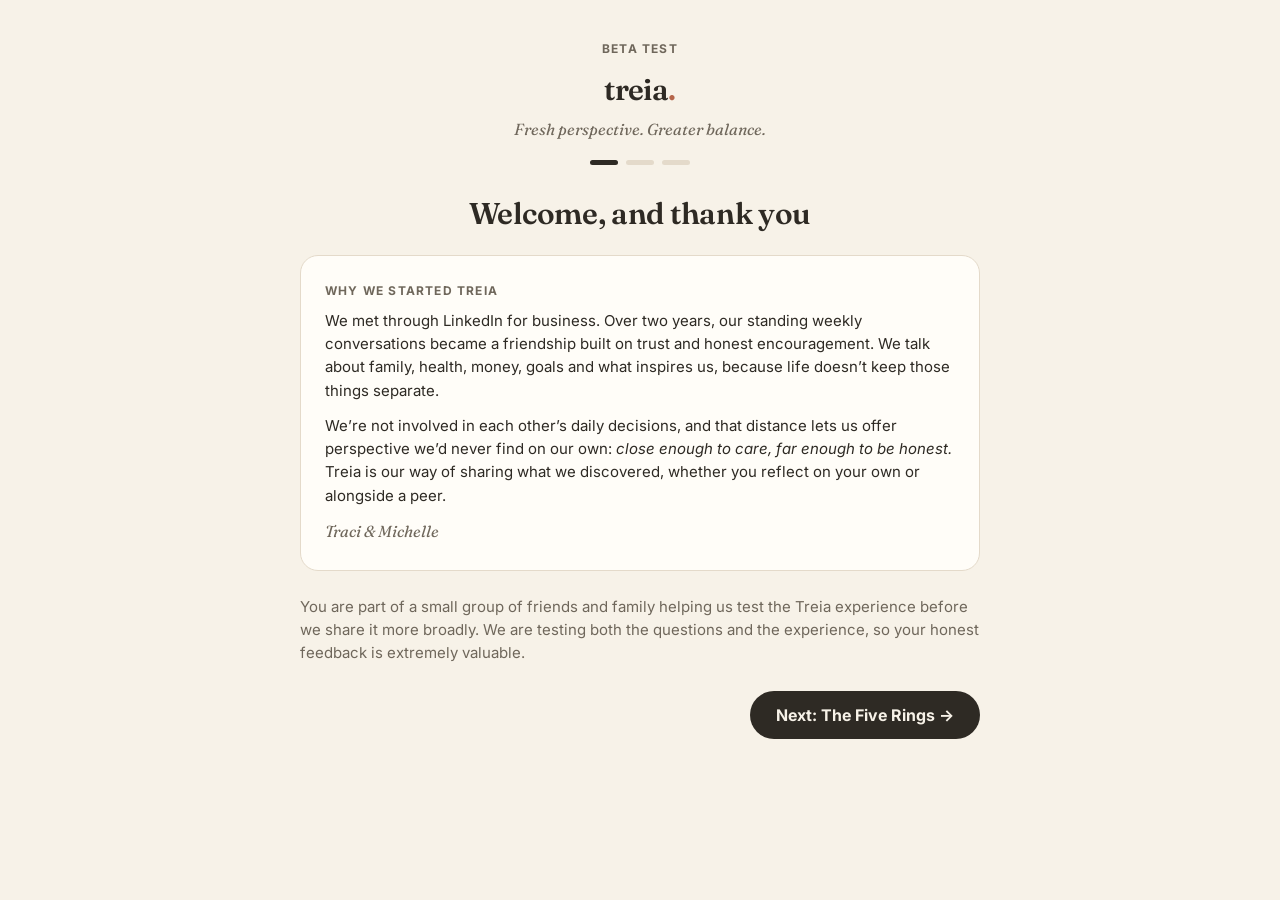
<file: index (1).html>
<!DOCTYPE html>
<html lang="en">
<head>
<meta charset="utf-8">
<meta name="viewport" content="width=device-width,initial-scale=1">
<title>Treia — Beta Test</title>
<link rel="stylesheet" href="treia.css">
<style>
.steps{display:flex;flex-direction:column;gap:12px;margin:18px 0 26px;}
.step{background:var(--card);border:1px solid var(--line);border-radius:var(--radius);padding:18px 20px;display:flex;gap:16px;}
.step .n{width:32px;height:32px;border-radius:50%;color:#fff;display:flex;align-items:center;justify-content:center;font-weight:700;flex:none;}
.step h3{font-size:16px;margin-bottom:3px;}
.step p{font-size:13px;color:var(--ink-soft);}
.rings{text-align:center;font-weight:700;letter-spacing:.05em;margin:8px 0 20px;}
.rings span{margin:0 6px;}
.dots{display:flex;justify-content:center;gap:8px;margin-top:18px;}
.dots span{width:28px;height:5px;border-radius:999px;background:var(--line);}
.dots span.on{background:var(--ink);}
</style>
</head>
<body>
<div class="wrap">
  <div class="eyebrow" style="text-align:center;margin-top:16px;">Beta test</div>
  <script src="treia-common.js"></script>
  <script>document.write(TREIA.wordmark());</script>
  <p class="tagline">Fresh perspective. Greater balance.</p>

  <div class="dots" aria-hidden="true"><span></span><span></span><span></span></div>

  <section class="pg" data-n="1">
  <h1 style="text-align:center;font-size:30px;margin:26px 0 18px;">Welcome, and thank you</h1>
  <div class="card" style="margin:6px 0 24px;">
    <div class="eyebrow">Why we started Treia</div>
    <p style="font-size:15px;margin-bottom:12px;">We met through LinkedIn for business. Over two years, our standing weekly conversations became a friendship built on trust and honest encouragement. We talk about family, health, money, goals and what inspires us, because life doesn&rsquo;t keep those things separate.</p>
    <p style="font-size:15px;margin-bottom:12px;">We&rsquo;re not involved in each other&rsquo;s daily decisions, and that distance lets us offer perspective we&rsquo;d never find on our own: <em>close enough to care, far enough to be honest.</em> Treia is our way of sharing what we discovered, whether you reflect on your own or alongside a peer.</p>
    <p style="font-family:'Fraunces',serif;font-style:italic;color:var(--ink-soft);">Traci &amp; Michelle</p>
  </div>
  <p class="lede">You are part of a small group of friends and family helping us test the Treia experience before we share it more broadly. We are testing both the questions and the experience, so your honest feedback is extremely valuable.</p>
  <div class="nav-row"><span></span><button class="btn btn-primary" data-pg="2">Next: The Five Rings &rarr;</button></div>
  </section>

  <section class="pg" data-n="2" hidden>
  <h1 style="text-align:center;font-size:30px;margin:26px 0 18px;">The Five Rings</h1>
  <p class="lede">Treia helps people bring fresh perspective and greater balance to their lives, independently or alongside a peer. It is built around five interconnected areas of life we call the <strong style="color:var(--ink)">Five Rings</strong>.</p>
  <div class="card" style="margin:22px 0;">
        <script>document.write(TREIA.ringsFigure());</script>
    <div class="ring-list" id="ringList"></div>
    <script>document.getElementById('ringList').innerHTML=TREIA.RINGS.map(function(r){return '<div class="ring-li">'+TREIA.icon(r.key,40)+'<div><h3 style="color:'+r.color+'">'+r.name+'</h3><p><strong style="color:var(--ink);font-weight:600;">'+r.def+'</strong> '+r.ex+'</p></div></div>';}).join('');</script>
    <hr class="divider" style="margin:22px 0 16px;">
    <p class="lede" style="margin:0;">Life doesn’t separate the Rings. Health affects relationships, finances affect peace of mind, and curiosity creates opportunities. That’s why they overlap. In the Reflection you’ll look at each Ring on its own, then at how they fit together.</p>
  </div>
  <div class="nav-row"><button class="btn-ghost" data-pg="1">&larr; Back</button><button class="btn btn-primary" data-pg="3">Next: What you&rsquo;ll do &rarr;</button></div>
  </section>

  <section class="pg" data-n="3" hidden>
  <h1 style="text-align:center;font-size:30px;margin:26px 0 18px;">What you&rsquo;ll do</h1>
  <div class="steps">
    <div class="step"><div class="n" style="background:var(--health)">1</div><div><h3>Five Rings Annual Reflection</h3><p>Reflect on each of the Five Rings: how it's going, how much it matters to you right now, and what's behind your answers. You'll receive a picture of your current balance.</p></div></div>
    <div class="step"><div class="n" style="background:var(--joy)">2</div><div><h3>Help us improve</h3><p>Tell us whether your results sounded like you, and what felt clear, confusing, or missing.</p></div></div>
    <div class="step"><div class="n" style="background:var(--love)">3</div><div><h3>Explore a Treia Partnership</h3><p>Answer a few questions that help us test how we might introduce compatible peers. Please complete this step even if you'd rather reflect on your own. It helps us test matching.</p></div></div>
  </div>

  <div class="card" style="font-size:14px;color:var(--ink-soft);font-style:italic;">We won't make any partner introductions from this test. We're checking whether the questions give us enough to make thoughtful introductions later.</div>

  <p class="lede" style="margin-top:22px;">There are no right or wrong answers. Simply respond based on where you are in your life today.</p>
  <hr class="divider">
  <p class="muted" style="text-align:center;">About 15&ndash;20 minutes &middot; You can pause the Reflection and return on the same device &middot; No account needed</p>

  <a href="5-rings-survey.html" class="btn btn-primary btn-full" style="margin-top:20px;">Begin the Five Rings Annual Reflection &rarr;</a>
  <div style="text-align:center;margin-top:14px;"><button class="btn-ghost" data-pg="2">&larr; Back</button></div>
  <p style="text-align:center;margin-top:36px;font-size:14px;color:var(--ink-soft);">With gratitude,<br><strong style="color:var(--ink)">Traci &amp; Michelle</strong></p>
  </section>
</div>
<script>
TREIA.tid();
(function(){
  var pgs=document.querySelectorAll('.pg'), dots=document.querySelectorAll('.dots span');
  function show(n){
    pgs.forEach(function(p){p.hidden=p.getAttribute('data-n')!=String(n);});
    dots.forEach(function(d,i){d.className=i<n?'on':'';});
    window.scrollTo({top:0,behavior:'smooth'});
  }
  document.addEventListener('click',function(e){var b=e.target.closest('[data-pg]'); if(b) show(+b.getAttribute('data-pg'));});
  show(1);
})();
</script>
</body>
</html>
</file>
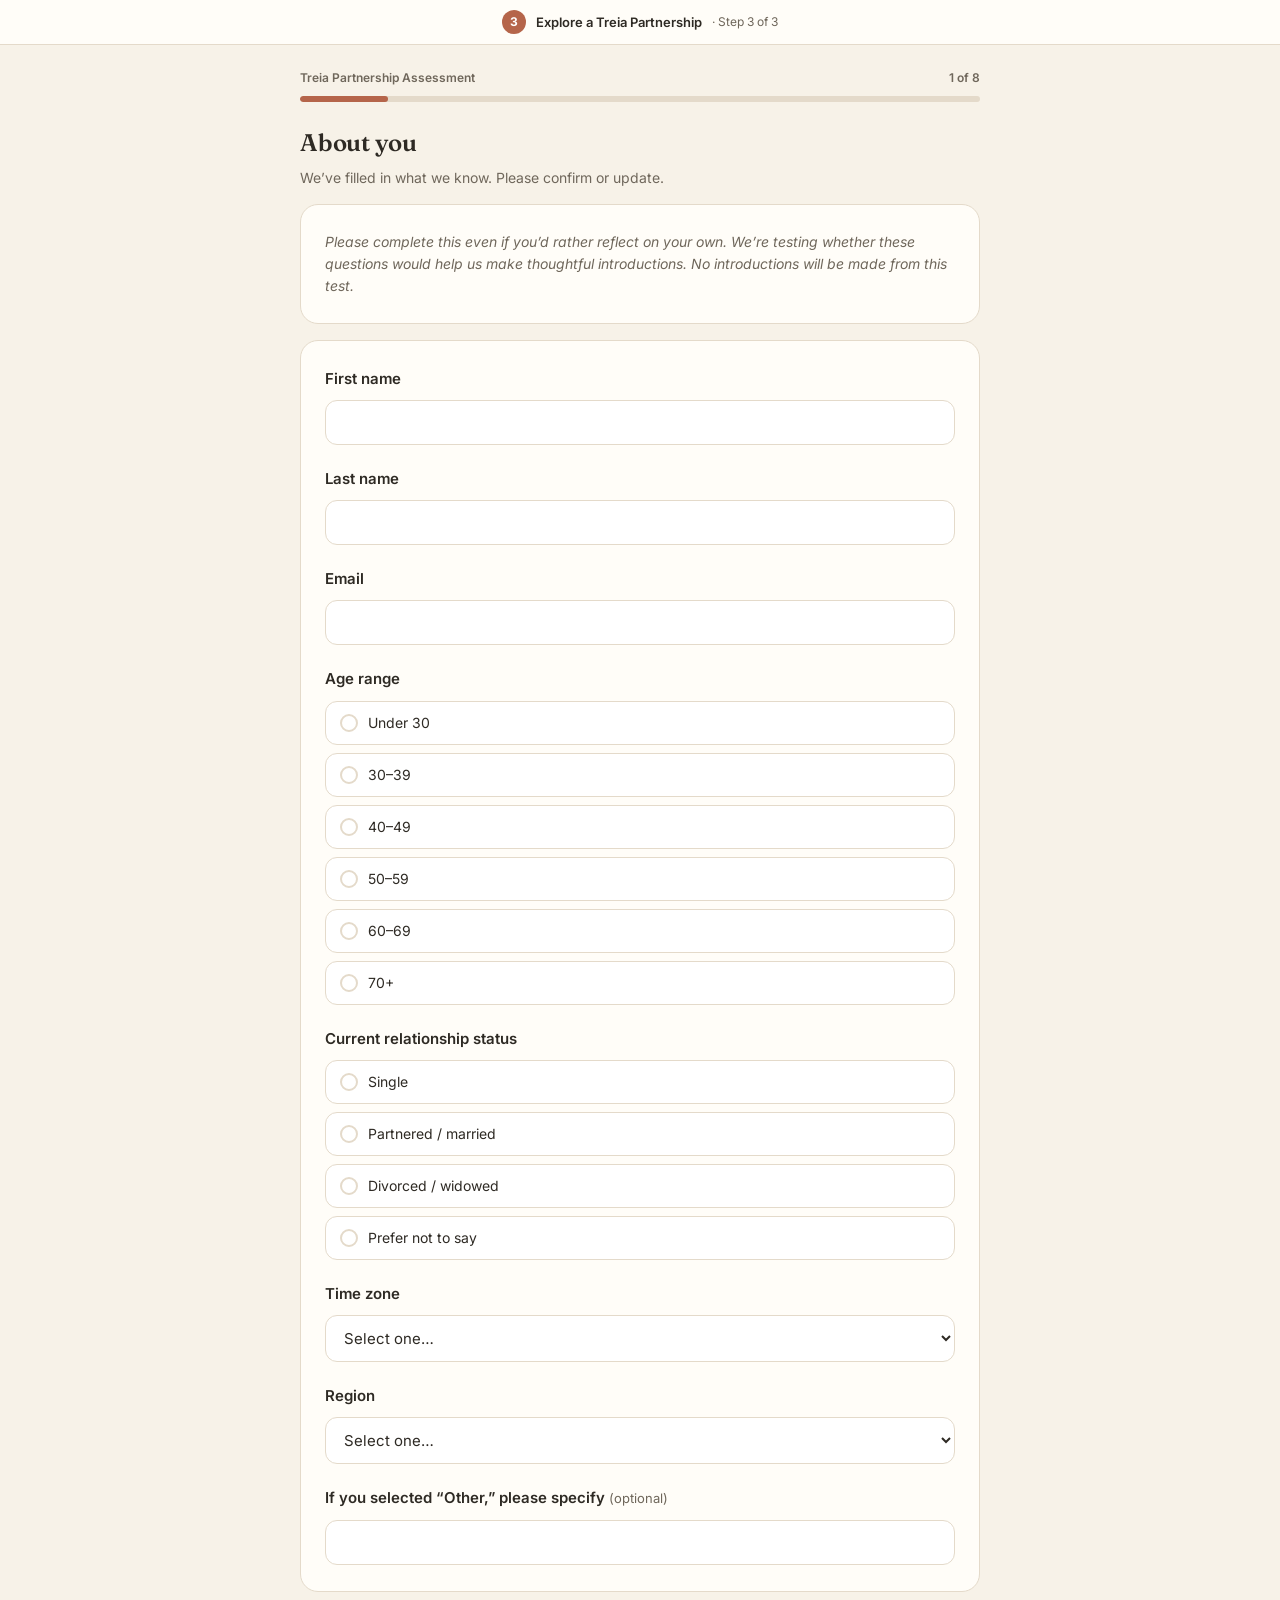
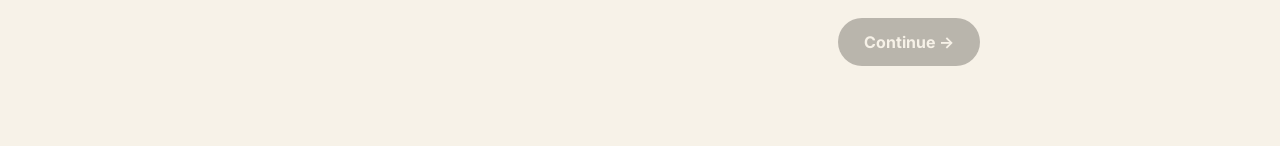
<file: partner-matching-survey (1).html>
<!DOCTYPE html>
<html lang="en">
<head>
<meta charset="utf-8">
<meta name="viewport" content="width=device-width,initial-scale=1">
<title>Treia — Partnership Assessment</title>
<link rel="stylesheet" href="treia.css">
</head>
<body>
<div id="stepbar" class="step-bar"><div class="num" style="background:var(--love)">3</div><div class="label">Explore a Treia Partnership</div><div class="of">&middot; Step 3 of 3</div></div>
<div id="app"></div>
<script src="treia-common.js"></script>
<script>
(function(){
var T=TREIA, esc=T.esc, tid=T.tid();
var D={firstName:T.ls('treia-firstName')||'',lastName:T.ls('treia-lastName')||'',email:T.ls('treia-email')||''};
var SAVE_KEY='treia-partnership-progress';
try{var sv=JSON.parse(T.ls(SAVE_KEY)); if(sv&&sv.D){D=sv.D;}}catch(e){}

var SECTIONS=[
 {id:'about',title:'About you',sub:'We’ve filled in what we know. Please confirm or update.',fields:[
  {id:'firstName',label:'First name',type:'text',req:true},
  {id:'lastName',label:'Last name',type:'text',req:true},
  {id:'email',label:'Email',type:'email',req:true},
  {id:'ageRange',label:'Age range',type:'radio',req:true,options:['Under 30','30–39','40–49','50–59','60–69','70+']},
  {id:'relStatus',label:'Current relationship status',type:'radio',req:true,options:['Single','Partnered / married','Divorced / widowed','Prefer not to say']},
  {id:'timezone',label:'Time zone',type:'select',req:true,options:['Eastern','Central','Mountain','Pacific','Alaska','Hawaii','Outside the U.S.']},
  {id:'region',label:'Region',type:'select',req:true,options:['Northeast – New England','Northeast – Mid Atlantic','Southeast – South Atlantic','Southeast – Florida','Southeast – Gulf Coast','Midwest – Great Lakes','Midwest – Plains','Southwest – Texas','Southwest – Desert Southwest','West – California','West – Pacific Northwest','West – Mountain West','Canada','United Kingdom / Ireland','Europe','Australia / New Zealand','Asia','Latin America','Other']},
  {id:'regionOther',label:'If you selected “Other,” please specify',type:'text'}
 ]},
 {id:'stage',title:'Career and life stage',sub:'Help us understand where you are professionally and personally.',fields:[
  {id:'careerStage',label:'Current career stage',type:'radio',req:true,options:['Early career','Mid-career','Senior leadership','Entrepreneur / business owner','Changing careers','Preparing for retirement','Semi-retired','Fully retired','Other']},
  {id:'careerStageOther',label:'If other, please describe',type:'text'},
  {id:'industry',label:'Industry (current or most recent)',type:'select',req:true,options:['Legal services','Finance / banking / private equity','Technology / software','Healthcare / medical','Education','Government / public sector','Real estate / construction','Manufacturing / industrial','Media / marketing','Nonprofit / philanthropy','Consulting / professional services','Agriculture / food systems','Retail / hospitality','Other']},
  {id:'industryOther',label:'If other, please specify',type:'text'},
  {id:'retirementStage',label:'Where are you in thinking about retirement?',type:'radio',req:true,options:['Not thinking about it yet','Beginning to think about it','Within 5–10 years','Within 2–5 years','Actively preparing now','Already retired and redefining life']}
 ]},
 {id:'style',title:'How you work best with others',sub:'No right answers. We’re looking for what genuinely fits you.',fields:[
  {id:'supportStyle',label:'When you’re working through something with another person, what kind of support helps you most?',type:'radio',req:true,options:['Encouraging — someone in my corner','Direct and honest — someone who tells me the truth','Structured — someone who helps me get specific','Reflective — space to think things through together','A balance of encouragement and honest challenge']},
  {id:'naturalStyle',label:'When a friend is working through something, how do you naturally show up for them?',type:'radio',req:true,options:['Encourager','Honest truth-teller','Strategic thinker','Structured planner','Reflective listener']},
  {id:'commStyle',label:'How do you prefer to process and communicate?',type:'radio',req:true,options:['I think out loud and process in real time','I reflect first, then share what I’ve worked through','It depends on the topic — I do both']},
  {id:'pastSupport',label:'Think of a time someone supported you through a change or goal. If it fell flat, what happened?',sub:'If you’ve never had this kind of support, choose the last option.',type:'radio',req:true,options:['They were too pushy or intense','They were too easy on me — not enough honest feedback','They were inconsistent or hard to reach','We started strong but lost momentum','It went well','I’ve never had this kind of support']},
  {id:'frequency',label:'How often would you ideally talk with a Treia Partner?',type:'radio',req:true,options:['Weekly','Every two weeks','Monthly','Flexible']},
  {id:'meetingLength',label:'How long would you want each conversation to be?',type:'radio',req:true,options:['30 minutes','45 minutes','60 minutes','Flexible']},
  {id:'format',label:'Preferred ways to connect',sub:'Select all that apply.',type:'multi',req:true,options:['Video calls','Phone calls','Text check-ins','Email reflections','In person (if local)']}
 ]},
 {id:'personality',title:'Your style and personality',sub:'These help us find someone who meshes with how you naturally operate.',fields:[
  {id:'humor',label:'How important are humor and lightness in your conversations?',type:'scale',req:true,labels:['Keep it serious','Mostly serious','Some of both','Important','Essential']},
  {id:'organization',label:'How would you describe your natural organization style?',type:'scale',req:true,labels:['Very spontaneous','Spontaneous','In between','Structured','Highly structured']},
  {id:'punctuality',label:'How important is punctuality and keeping to a schedule?',type:'scale',req:true,labels:['Very flexible','Flexible','Somewhat','Important','Very important']},
  {id:'energy',label:'How would you describe your general energy?',type:'radio',req:true,options:['Quiet and reflective','Somewhere in the middle','Energetic and driven']}
 ]},
 {id:'focus',title:'What you’d bring to the conversation',sub:'This is where your Five Rings come in.',fields:[
  {id:'rings',label:'Which Rings would you most want to talk about right now?',sub:'Select all that apply.',type:'multi',req:true,options:['Health','Joy','Love','Wealth','Curiosity']},
  {id:'stuck',label:'Where do you feel most stuck right now?',sub:'Be as honest as you can. It helps us find someone who understands.',type:'textarea',req:true},
  {id:'helpWith',label:'What would you most hope a Treia Partner could help with?',sub:'Select all that apply.',type:'multi',req:true,options:['A fresh perspective on decisions','Big life transitions','Career changes','Preparing for or navigating retirement','Personal growth','Following through on intentions','Expanding curiosity and learning','Relationships']},
  {id:'conversations',label:'What kinds of conversations energize you most?',sub:'Select all that apply.',type:'multi',options:['Big ideas and possibilities','Practical problem solving','Habits and follow-through','Career strategy','Personal reflection','Creative thinking']},
  {id:'offLimits',label:'Are there any topics you’d prefer to keep out of a partnership?',type:'textarea'}
 ]},
 {id:'prefs',title:'Partnership preferences',sub:'A few questions to help us find a good fit.',fields:[
  {id:'lifeStageMatch',label:'Would you prefer a Treia Partner in a similar life stage, or someone different?',type:'radio',req:true,options:['Very similar — someone who really gets where I am','Somewhat similar — close enough to relate','Open to difference — stage matters less than fit']},
  {id:'genderPref',label:'Gender preference for a Treia Partner',type:'radio',options:['No preference','Female','Male','Prefer not to say']},
  {id:'dealbreaker',label:'Is there anything about a potential partner that would be a dealbreaker for you?',type:'textarea'},
  {id:'availability',label:'Best times to talk',sub:'Select all that apply.',type:'multi',req:true,options:['Weekday mornings','Weekday afternoons','Weekday evenings','Weekend mornings','Weekend afternoons','Weekend evenings']},
  {id:'commitment',label:'If you had a Treia Partner, how committed would you be to showing up consistently?',type:'ten',req:true,lo:'Casual',hi:'Fully committed'},
  {id:'success',label:'What would make a Treia Partnership worthwhile for you six months from now?',type:'textarea',req:true},
  {id:'anythingElse',label:'Anything else we should know about you?',type:'textarea'}
 ]},
 {id:'interest',title:'Your own interest',sub:'Treia is designed to work fully on your own, with a partnership as an option. Every answer here is equally helpful to us, so please answer for yourself today rather than how you think you should.',fields:[
  {id:'interest',label:'Imagine Treia introduced you to a compatible peer for a three-month trial: a conversation every few weeks, easy to pause or end at any time. How would you feel about trying it?',type:'radio',req:true,options:['I’d want to start right away','I’d likely give it a try','I’m curious, but I’d want to know more first','Probably not right now, but maybe later','Not for me — I’d rather reflect on my own']},
  {id:'hesitations',label:'What, if anything, gives you pause about having a Treia Partner?',sub:'Select all that apply.',type:'multi',req:true,options:['Finding the time','Opening up to someone I don’t know yet','Privacy — what happens to what I share','Being paired with the wrong person','I already have someone like this in my life','I prefer to reflect on my own','Not sure what a partnership involves','Nothing gives me pause','Something else']},
  {id:'appeal',label:'What would make a Treia Partnership more appealing to you?',type:'textarea'}
 ]},
 {id:'feedback',title:'Help us improve',sub:'Two quick questions about this assessment.',fields:[
  {id:'fbMissing',label:'Is there anything else we should know to introduce you to a compatible Treia Partner?',type:'textarea'},
  {id:'fbAdd',label:'Are there any questions we should add, remove, or reword?',type:'textarea'}
 ]}
];

var idx=0; try{var sv2=JSON.parse(T.ls(SAVE_KEY)); if(sv2&&sv2.idx) idx=Math.min(sv2.idx,SECTIONS.length-1);}catch(e){}
function app(){return document.getElementById('app');}
function save(){T.ls(SAVE_KEY,JSON.stringify({idx:idx,D:D}));}

function valid(sec){
  return sec.fields.every(function(f){
    if(!f.req) return true; var v=D[f.id];
    if(f.type==='multi') return v&&v.length;
    if(f.type==='scale'||f.type==='ten') return v!==undefined&&v!==null;
    return v&&String(v).trim()!=='';
  })&&(sec.id!=='about'||/\S+@\S+\.\S+/.test(D.email||''));
}
function field(f){
  var opt=f.req?'':' <span class="opt">(optional)</span>', sub=f.sub?'<div class="sub">'+esc(f.sub)+'</div>':'', v=D[f.id];
  var lab='<div class="q">'+esc(f.label)+opt+'</div>'+sub;
  if(f.type==='text'||f.type==='email') return '<div class="field"><label class="q" for="'+f.id+'">'+esc(f.label)+opt+'</label>'+sub+'<input type="'+f.type+'" id="'+f.id+'" data-text="'+f.id+'" value="'+esc(v||'')+'"></div>';
  if(f.type==='textarea') return '<div class="field"><label class="q" for="'+f.id+'">'+esc(f.label)+opt+'</label>'+sub+'<textarea id="'+f.id+'" data-text="'+f.id+'">'+esc(v||'')+'</textarea></div>';
  if(f.type==='select') return '<div class="field"><label class="q" for="'+f.id+'">'+esc(f.label)+opt+'</label>'+sub+'<select id="'+f.id+'" data-sel="'+f.id+'"><option value="">Select one…</option>'+f.options.map(function(o){return '<option'+(v===o?' selected':'')+'>'+esc(o)+'</option>';}).join('')+'</select></div>';
  if(f.type==='radio') return '<div class="field">'+lab+T.choices(f.id,v,f.options,false)+'</div>';
  if(f.type==='multi') return '<div class="field">'+lab+T.choices(f.id,v,f.options,true,true)+'</div>';
  if(f.type==='scale') return '<div class="field">'+lab+T.pills(f.id,v,f.labels,'#B5654A')+'</div>';
  if(f.type==='ten') return '<div class="field">'+lab+T.ten(f.id,v,'#B5654A',f.lo,f.hi)+'</div>';
}
function refresh(){var b=app().querySelector('[data-go="next"]'); if(b) b.disabled=!valid(SECTIONS[idx]); save();}

function render(){
  if(idx>=SECTIONS.length) return renderThanks();
  var sec=SECTIONS[idx], last=idx===SECTIONS.length-1, pct=Math.round((idx+1)/SECTIONS.length*100);
  app().innerHTML='<div class="wrap"><div style="display:flex;justify-content:space-between;font-size:12px;color:var(--ink-soft);font-weight:600;margin-bottom:8px;"><span>Treia Partnership Assessment</span><span>'+(idx+1)+' of '+SECTIONS.length+'</span></div>'+
   '<div class="progress-row"><div class="progress-seg"><div class="fill" style="width:'+pct+'%;background:var(--love)"></div></div></div>'+
   '<h2 style="font-size:24px;margin-bottom:6px;">'+esc(sec.title)+'</h2><p class="ring-sub">'+esc(sec.sub)+'</p>'+
   (idx===0?'<div class="card" style="font-size:14px;color:var(--ink-soft);font-style:italic;margin-bottom:16px;">Please complete this even if you’d rather reflect on your own. We’re testing whether these questions would help us make thoughtful introductions. No introductions will be made from this test.</div>':'')+
   '<div class="card">'+sec.fields.map(field).join('')+'</div>'+
   '<div class="nav-row">'+(idx===0?'<span></span>':'<button class="btn-ghost" data-go="back">&larr; Back</button>')+'<button class="btn btn-primary" data-go="next" '+(valid(sec)?'':'disabled')+'>'+(last?'Submit':'Continue &rarr;')+'</button></div></div>';
}

function col(id){return id.replace(/([A-Z])/g,' $1').replace(/^./,function(c){return c.toUpperCase();});}
function submit(){
  var row={'Date':new Date().toISOString(),'Tester ID':tid};
  SECTIONS.forEach(function(sec){sec.fields.forEach(function(f){var v=D[f.id]; row[col(f.id)]=Array.isArray(v)?v.join(', '):(v===undefined?'':v);});});
  // simple interest code for sorting: 5 = start right away ... 1 = not for me
  var opts=SECTIONS.filter(function(s){return s.id==='interest';})[0].fields[0].options;
  row['Partner Interest (5=high)']=D.interest?5-opts.indexOf(D.interest):'';
  T.post('Partnership Assessment',row);
  T.lsDel(SAVE_KEY);
}

function renderThanks(){
  document.getElementById('stepbar').style.display='none';
  app().innerHTML='<div class="wrap" style="text-align:center;max-width:600px;"><div style="margin-top:20px;">'+T.wordmark()+'</div><div style="font-size:46px;margin:16px 0;">&#127793;</div><h2 style="font-size:30px;margin-bottom:16px;">Thank you!</h2>'+
  '<p class="lede">You have completed the Treia beta experience.</p>'+
  '<p class="lede">Thank you for reflecting on your Five Rings, completing the Treia Partnership Assessment, and sharing your feedback on both. Your honest input will help us make Treia clearer, more useful, and easier to navigate, whether someone uses it independently or alongside a peer.</p>'+
  '<h3 style="font-size:18px;margin:24px 0 10px;">What happens next?</h3>'+
  '<p class="lede">We will review the feedback from this testing group and use it to improve the Reflection and the overall experience.</p>'+
  '<p class="lede">Completing the Partnership Assessment does not commit you to anything. If we move forward with a test introduction, we will contact you first to confirm your interest.</p>'+
  '<p class="lede">We hope this gave you a helpful moment to pause and consider your balance across</p>'+
  '<p style="font-weight:700;letter-spacing:.04em;margin:8px 0 20px;"><span style="color:var(--health)">Health</span> &bull; <span style="color:var(--joy)">Joy</span> &bull; <span style="color:var(--love)">Love</span> &bull; <span style="color:var(--wealth)">Wealth</span> &bull; <span style="color:var(--curiosity)">Curiosity</span></p>'+
  '<p class="tagline">Fresh perspective. Greater balance.</p>'+
  '<p style="margin-top:28px;font-size:15px;">With gratitude,<br><strong>Traci &amp; Michelle</strong></p></div>';
}

T.bind(D,refresh);
document.addEventListener('change',function(e){var n=e.target.getAttribute&&e.target.getAttribute('data-sel'); if(n){D[n]=e.target.value;refresh();}});
document.addEventListener('click',function(e){
  var b=e.target.closest('[data-go]'); if(!b) return;
  if(b.getAttribute('data-go')==='back'){idx--;}
  else { if(!valid(SECTIONS[idx])) return; if(idx===SECTIONS.length-1) submit(); idx++; }
  if(idx<SECTIONS.length) save();
  T.scrollTop(); render();
});
render();
})();
</script>
</body>
</html>
</file>
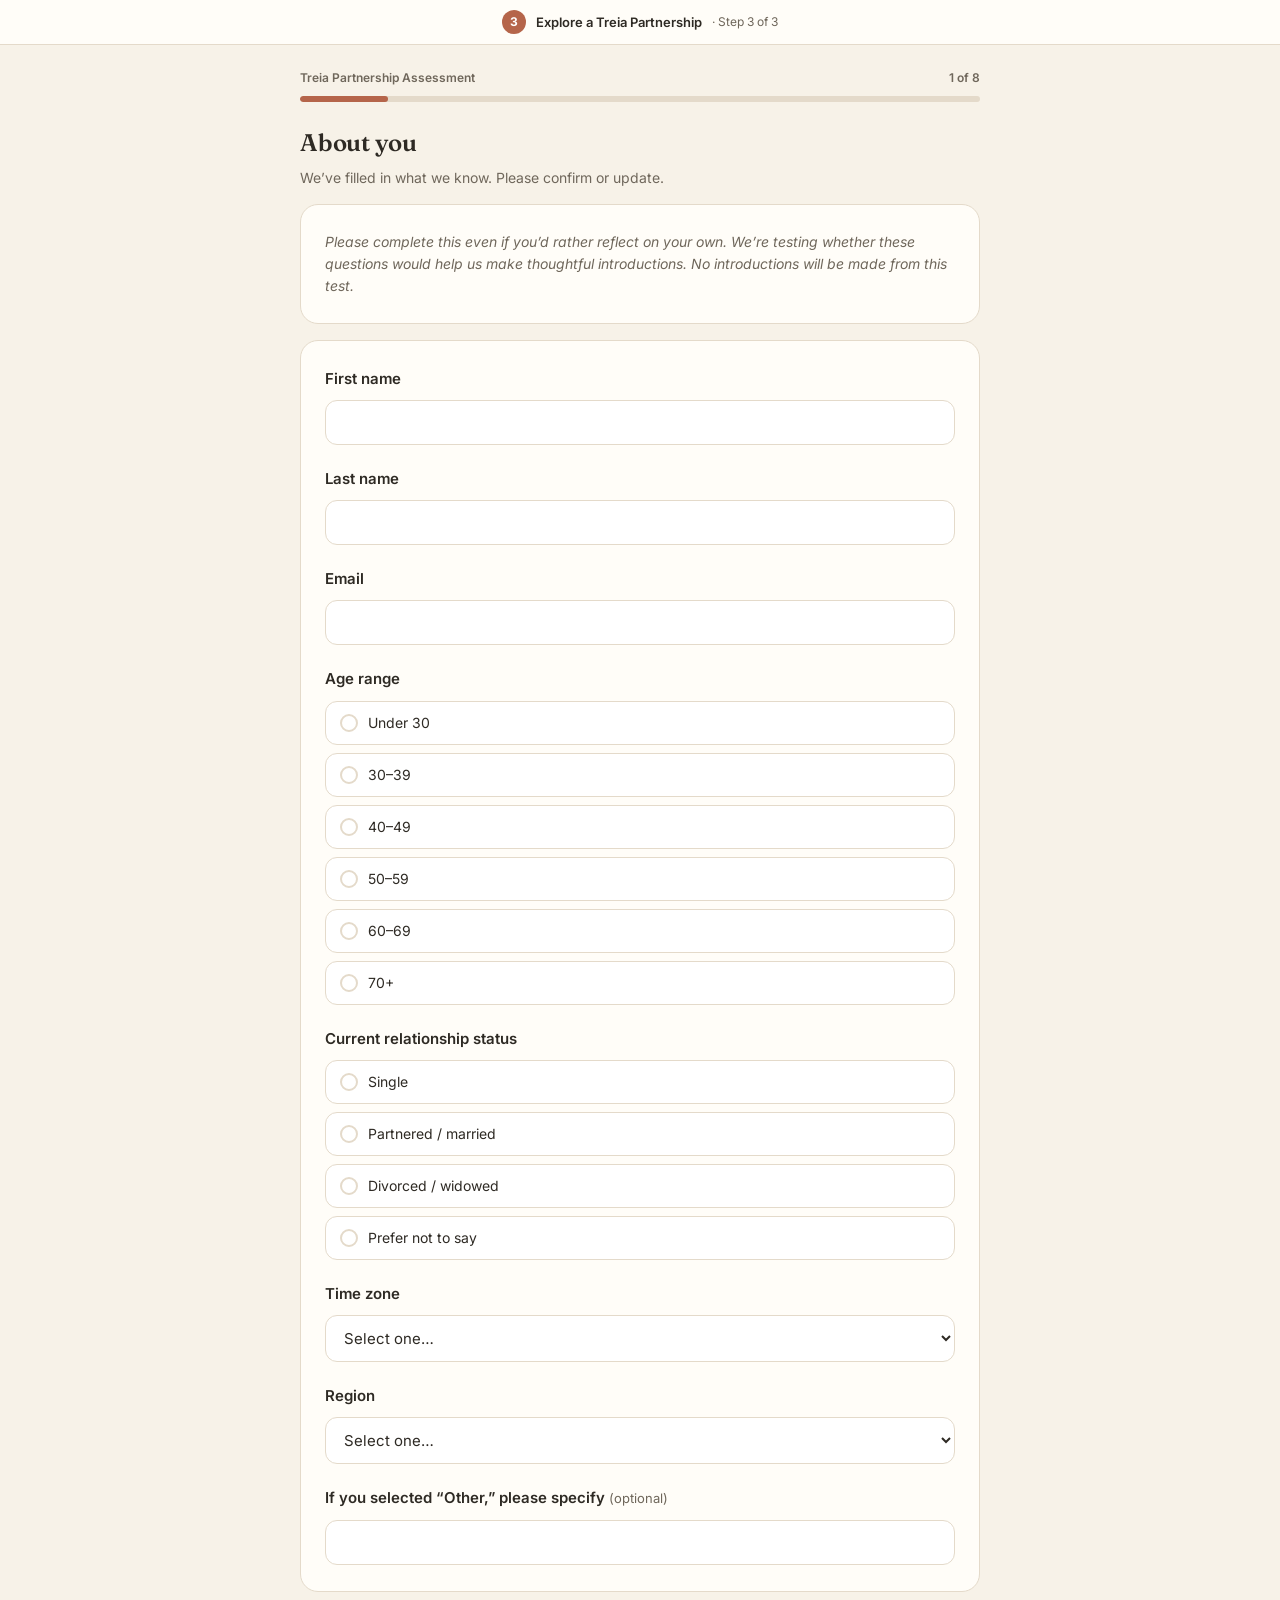
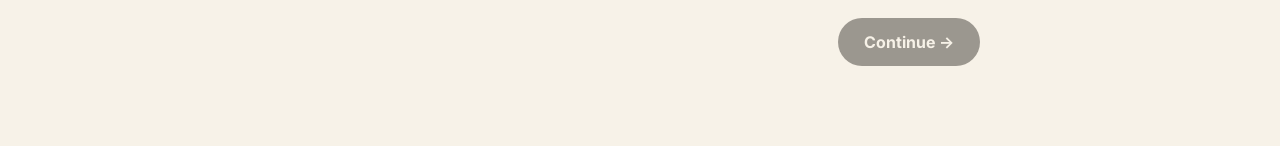
<file: partner-matching-survey.html>
<!DOCTYPE html>
<html lang="en">
<head>
<meta charset="utf-8">
<meta name="viewport" content="width=device-width,initial-scale=1">
<title>Treia — Partnership Assessment</title>
<link rel="stylesheet" href="treia.css">
</head>
<body>
<div id="stepbar" class="step-bar"><div class="num" style="background:var(--love)">3</div><div class="label">Explore a Treia Partnership</div><div class="of">&middot; Step 3 of 3</div></div>
<div id="app"></div>
<script src="treia-common.js"></script>
<script>
(function(){
var T=TREIA, esc=T.esc, tid=T.tid();
var D={firstName:T.ls('treia-firstName')||'',lastName:T.ls('treia-lastName')||'',email:T.ls('treia-email')||''};
var SAVE_KEY='treia-partnership-progress';
try{var sv=JSON.parse(T.ls(SAVE_KEY)); if(sv&&sv.D){D=sv.D;}}catch(e){}

var SECTIONS=[
 {id:'about',title:'About you',sub:'We’ve filled in what we know. Please confirm or update.',fields:[
  {id:'firstName',label:'First name',type:'text',req:true},
  {id:'lastName',label:'Last name',type:'text',req:true},
  {id:'email',label:'Email',type:'email',req:true},
  {id:'ageRange',label:'Age range',type:'radio',req:true,options:['Under 30','30–39','40–49','50–59','60–69','70+']},
  {id:'relStatus',label:'Current relationship status',type:'radio',req:true,options:['Single','Partnered / married','Divorced / widowed','Prefer not to say']},
  {id:'timezone',label:'Time zone',type:'select',req:true,options:['Eastern','Central','Mountain','Pacific','Alaska','Hawaii','Outside the U.S.']},
  {id:'region',label:'Region',type:'select',req:true,options:['Northeast – New England','Northeast – Mid Atlantic','Southeast – South Atlantic','Southeast – Florida','Southeast – Gulf Coast','Midwest – Great Lakes','Midwest – Plains','Southwest – Texas','Southwest – Desert Southwest','West – California','West – Pacific Northwest','West – Mountain West','Canada','United Kingdom / Ireland','Europe','Australia / New Zealand','Asia','Latin America','Other']},
  {id:'regionOther',label:'If you selected “Other,” please specify',type:'text'}
 ]},
 {id:'stage',title:'Career and life stage',sub:'Help us understand where you are professionally and personally.',fields:[
  {id:'careerStage',label:'Current career stage',type:'radio',req:true,options:['Early career','Mid-career','Senior leadership','Entrepreneur / business owner','Changing careers','Preparing for retirement','Semi-retired','Fully retired','Other']},
  {id:'careerStageOther',label:'If other, please describe',type:'text'},
  {id:'industry',label:'Industry (current or most recent)',type:'select',req:true,options:['Legal services','Finance / banking / private equity','Technology / software','Healthcare / medical','Education','Government / public sector','Real estate / construction','Manufacturing / industrial','Media / marketing','Nonprofit / philanthropy','Consulting / professional services','Agriculture / food systems','Retail / hospitality','Other']},
  {id:'industryOther',label:'If other, please specify',type:'text'},
  {id:'retirementStage',label:'Where are you in thinking about retirement?',type:'radio',req:true,options:['Not thinking about it yet','Beginning to think about it','Within 5–10 years','Within 2–5 years','Actively preparing now','Already retired and redefining life']}
 ]},
 {id:'style',title:'How you work best with others',sub:'No right answers. We’re looking for what genuinely fits you.',fields:[
  {id:'supportStyle',label:'When you’re working through something with another person, what kind of support helps you most?',type:'radio',req:true,options:['Encouraging — someone in my corner','Direct and honest — someone who tells me the truth','Structured — someone who helps me get specific','Reflective — space to think things through together','A balance of encouragement and honest challenge']},
  {id:'naturalStyle',label:'When a friend is working through something, how do you naturally show up for them?',type:'radio',req:true,options:['Encourager','Honest truth-teller','Strategic thinker','Structured planner','Reflective listener']},
  {id:'commStyle',label:'How do you prefer to process and communicate?',type:'radio',req:true,options:['I think out loud and process in real time','I reflect first, then share what I’ve worked through','It depends on the topic — I do both']},
  {id:'pastSupport',label:'Think of a time someone supported you through a change or goal. If it fell flat, what happened?',sub:'If you’ve never had this kind of support, choose the last option.',type:'radio',req:true,options:['They were too pushy or intense','They were too easy on me — not enough honest feedback','They were inconsistent or hard to reach','We started strong but lost momentum','It went well','I’ve never had this kind of support']},
  {id:'frequency',label:'How often would you ideally talk with a Treia Partner?',type:'radio',req:true,options:['Weekly','Every two weeks','Monthly','Flexible']},
  {id:'meetingLength',label:'How long would you want each conversation to be?',type:'radio',req:true,options:['30 minutes','45 minutes','60 minutes','Flexible']},
  {id:'format',label:'Preferred ways to connect',sub:'Select all that apply.',type:'multi',req:true,options:['Video calls','Phone calls','Text check-ins','Email reflections','In person (if local)']}
 ]},
 {id:'personality',title:'Your style and personality',sub:'These help us find someone who meshes with how you naturally operate.',fields:[
  {id:'humor',label:'How important are humor and lightness in your conversations?',type:'scale',req:true,labels:['Keep it serious','Mostly serious','Some of both','Important','Essential']},
  {id:'organization',label:'How would you describe your natural organization style?',type:'scale',req:true,labels:['Very spontaneous','Spontaneous','In between','Structured','Highly structured']},
  {id:'punctuality',label:'How important is punctuality and keeping to a schedule?',type:'scale',req:true,labels:['Very flexible','Flexible','Somewhat','Important','Very important']},
  {id:'energy',label:'How would you describe your general energy?',type:'radio',req:true,options:['Quiet and reflective','Somewhere in the middle','Energetic and driven']}
 ]},
 {id:'focus',title:'What you’d bring to the conversation',sub:'This is where your Five Rings come in.',fields:[
  {id:'rings',label:'Which Rings would you most want to talk about right now?',sub:'Select all that apply.',type:'multi',req:true,options:['Health','Joy','Love','Wealth','Curiosity']},
  {id:'stuck',label:'Where do you feel most stuck right now?',sub:'Be as honest as you can. It helps us find someone who understands.',type:'textarea',req:true},
  {id:'helpWith',label:'What would you most hope a Treia Partner could help with?',sub:'Select all that apply.',type:'multi',req:true,options:['A fresh perspective on decisions','Big life transitions','Career changes','Preparing for or navigating retirement','Personal growth','Following through on intentions','Expanding curiosity and learning','Relationships']},
  {id:'conversations',label:'What kinds of conversations energize you most?',sub:'Select all that apply.',type:'multi',options:['Big ideas and possibilities','Practical problem solving','Habits and follow-through','Career strategy','Personal reflection','Creative thinking']},
  {id:'offLimits',label:'Are there any topics you’d prefer to keep out of a partnership?',type:'textarea'}
 ]},
 {id:'prefs',title:'Partnership preferences',sub:'A few questions to help us find a good fit.',fields:[
  {id:'lifeStageMatch',label:'Would you prefer a Treia Partner in a similar life stage, or someone different?',type:'radio',req:true,options:['Very similar — someone who really gets where I am','Somewhat similar — close enough to relate','Open to difference — stage matters less than fit']},
  {id:'genderPref',label:'Gender preference for a Treia Partner',type:'radio',options:['No preference','Female','Male','Prefer not to say']},
  {id:'dealbreaker',label:'Is there anything about a potential partner that would be a dealbreaker for you?',type:'textarea'},
  {id:'availability',label:'Best times to talk',sub:'Select all that apply.',type:'multi',req:true,options:['Weekday mornings','Weekday afternoons','Weekday evenings','Weekend mornings','Weekend afternoons','Weekend evenings']},
  {id:'commitment',label:'If you had a Treia Partner, how committed would you be to showing up consistently?',type:'ten',req:true,lo:'Casual',hi:'Fully committed'},
  {id:'success',label:'What would make a Treia Partnership worthwhile for you six months from now?',type:'textarea',req:true},
  {id:'anythingElse',label:'Anything else we should know about you?',type:'textarea'}
 ]},
 {id:'interest',title:'Your own interest',sub:'Treia is designed to work fully on your own, with a partnership as an option. Every answer here is equally helpful to us, so please answer for yourself today rather than how you think you should.',fields:[
  {id:'interest',label:'Imagine Treia introduced you to a compatible peer for a three-month trial: a conversation every few weeks, easy to pause or end at any time. How would you feel about trying it?',type:'radio',req:true,options:['I’d want to start right away','I’d likely give it a try','I’m curious, but I’d want to know more first','Probably not right now, but maybe later','Not for me — I’d rather reflect on my own']},
  {id:'hesitations',label:'What, if anything, gives you pause about having a Treia Partner?',sub:'Select all that apply.',type:'multi',req:true,options:['Finding the time','Opening up to someone I don’t know yet','Privacy — what happens to what I share','Being paired with the wrong person','I already have someone like this in my life','I prefer to reflect on my own','Not sure what a partnership involves','Nothing gives me pause','Something else']},
  {id:'appeal',label:'What would make a Treia Partnership more appealing to you?',type:'textarea'}
 ]},
 {id:'feedback',title:'Help us improve',sub:'Two quick questions about this assessment.',fields:[
  {id:'fbMissing',label:'Is there anything else we should know to introduce you to a compatible Treia Partner?',type:'textarea'},
  {id:'fbAdd',label:'Are there any questions we should add, remove, or reword?',type:'textarea'}
 ]}
];

var idx=0; try{var sv2=JSON.parse(T.ls(SAVE_KEY)); if(sv2&&sv2.idx) idx=Math.min(sv2.idx,SECTIONS.length-1);}catch(e){}
function app(){return document.getElementById('app');}
function save(){T.ls(SAVE_KEY,JSON.stringify({idx:idx,D:D}));}

function valid(sec){
  return sec.fields.every(function(f){
    if(!f.req) return true; var v=D[f.id];
    if(f.type==='multi') return v&&v.length;
    if(f.type==='scale'||f.type==='ten') return v!==undefined&&v!==null;
    return v&&String(v).trim()!=='';
  })&&(sec.id!=='about'||/\S+@\S+\.\S+/.test(D.email||''));
}
function field(f){
  var opt=f.req?'':' <span class="opt">(optional)</span>', sub=f.sub?'<div class="sub">'+esc(f.sub)+'</div>':'', v=D[f.id];
  var lab='<div class="q">'+esc(f.label)+opt+'</div>'+sub, fd='<div class="field"'+(f.req?' data-req="'+f.id+'"':'')+'>';
  if(f.type==='text'||f.type==='email') return fd+'<label class="q" for="'+f.id+'">'+esc(f.label)+opt+'</label>'+sub+'<input type="'+f.type+'" id="'+f.id+'" data-text="'+f.id+'" value="'+esc(v||'')+'"></div>';
  if(f.type==='textarea') return fd+'<label class="q" for="'+f.id+'">'+esc(f.label)+opt+'</label>'+sub+'<textarea id="'+f.id+'" data-text="'+f.id+'">'+esc(v||'')+'</textarea></div>';
  if(f.type==='select') return fd+'<label class="q" for="'+f.id+'">'+esc(f.label)+opt+'</label>'+sub+'<select id="'+f.id+'" data-sel="'+f.id+'"><option value="">Select one…</option>'+f.options.map(function(o){return '<option'+(v===o?' selected':'')+'>'+esc(o)+'</option>';}).join('')+'</select></div>';
  if(f.type==='radio') return fd+lab+T.choices(f.id,v,f.options,false)+'</div>';
  if(f.type==='multi') return fd+lab+T.choices(f.id,v,f.options,true,true)+'</div>';
  if(f.type==='scale') return fd+lab+T.pills(f.id,v,f.labels,'#B5654A')+'</div>';
  if(f.type==='ten') return fd+lab+T.ten(f.id,v,'#B5654A',f.lo,f.hi)+'</div>';
}
function missingIds(sec){ return sec.fields.filter(function(f){ return f.req && !valid({id:sec.id==='about'&&f.id==='email'?'about':'x',fields:[f]}); }).map(function(f){return f.id;}); }
function refresh(){
  var sec=SECTIONS[idx], m=missingIds(sec), b=app().querySelector('[data-go="next"]');
  if(b) b.classList.toggle('waiting',!valid(sec));
  app().querySelectorAll('.missing').forEach(function(el){ if(m.indexOf(el.getAttribute('data-req'))<0) el.classList.remove('missing'); });
  if(valid(sec)){ var h=app().querySelector('.need-hint'); if(h) h.style.display='none'; }
  save();
}
function flagMissing(){
  var m=missingIds(SECTIONS[idx]);
  app().querySelectorAll('[data-req]').forEach(function(el){ el.classList.toggle('missing', m.indexOf(el.getAttribute('data-req'))>-1); });
  var first=app().querySelector('.missing'); if(first) first.scrollIntoView({behavior:'smooth',block:'center'});
  var h=app().querySelector('.need-hint'); if(h){ h.textContent=m.length===1?'One question still needs an answer. It\u2019s highlighted above.':m.length+' questions still need an answer. They\u2019re highlighted above.'; h.style.display='block'; }
}

function render(){
  if(idx>=SECTIONS.length) return renderThanks();
  var sec=SECTIONS[idx], last=idx===SECTIONS.length-1, pct=Math.round((idx+1)/SECTIONS.length*100);
  app().innerHTML='<div class="wrap"><div style="display:flex;justify-content:space-between;font-size:12px;color:var(--ink-soft);font-weight:600;margin-bottom:8px;"><span>Treia Partnership Assessment</span><span>'+(idx+1)+' of '+SECTIONS.length+'</span></div>'+
   '<div class="progress-row"><div class="progress-seg"><div class="fill" style="width:'+pct+'%;background:var(--love)"></div></div></div>'+
   '<h2 style="font-size:24px;margin-bottom:6px;">'+esc(sec.title)+'</h2><p class="ring-sub">'+esc(sec.sub)+'</p>'+
   (idx===0?'<div class="card" style="font-size:14px;color:var(--ink-soft);font-style:italic;margin-bottom:16px;">Please complete this even if you’d rather reflect on your own. We’re testing whether these questions would help us make thoughtful introductions. No introductions will be made from this test.</div>':'')+
   '<div class="card">'+sec.fields.map(field).join('')+'</div>'+
   '<div class="nav-row">'+(idx===0?'<span></span>':'<button class="btn-ghost" data-go="back">&larr; Back</button>')+'<button class="btn btn-primary'+(valid(sec)?'':' waiting')+'" data-go="next">'+(last?'Submit':'Continue &rarr;')+'</button></div><div class="need-hint"></div></div>';
}

function col(id){return id.replace(/([A-Z])/g,' $1').replace(/^./,function(c){return c.toUpperCase();});}
function submit(){
  var row={'Date':new Date().toISOString(),'Tester ID':tid};
  SECTIONS.forEach(function(sec){sec.fields.forEach(function(f){var v=D[f.id]; row[col(f.id)]=Array.isArray(v)?v.join(', '):(v===undefined?'':v);});});
  // simple interest code for sorting: 5 = start right away ... 1 = not for me
  var opts=SECTIONS.filter(function(s){return s.id==='interest';})[0].fields[0].options;
  row['Partner Interest (5=high)']=D.interest?5-opts.indexOf(D.interest):'';
  T.post('Partnership Assessment',row);
  T.lsDel(SAVE_KEY);
}

function renderThanks(){
  document.getElementById('stepbar').style.display='none';
  app().innerHTML='<div class="wrap" style="text-align:center;max-width:600px;"><div style="margin-top:20px;">'+T.wordmark()+'</div><div style="font-size:46px;margin:16px 0;">&#127793;</div><h2 style="font-size:30px;margin-bottom:16px;">Thank you!</h2>'+
  '<p class="lede">You have completed the Treia beta experience.</p>'+
  '<p class="lede">Thank you for reflecting on your Five Rings, completing the Treia Partnership Assessment, and sharing your feedback on both. Your honest input will help us make Treia clearer, more useful, and easier to navigate, whether someone uses it independently or alongside a peer.</p>'+
  '<h3 style="font-size:18px;margin:24px 0 10px;">What happens next?</h3>'+
  '<p class="lede">We will review the feedback from this testing group and use it to improve the Reflection and the overall experience.</p>'+
  '<p class="lede">Completing the Partnership Assessment does not commit you to anything. If we move forward with a test introduction, we will contact you first to confirm your interest.</p>'+
  '<p class="lede">We hope this gave you a helpful moment to pause and consider your balance across</p>'+
  '<p style="font-weight:700;letter-spacing:.04em;margin:8px 0 20px;"><span style="color:var(--health)">Health</span> &bull; <span style="color:var(--joy)">Joy</span> &bull; <span style="color:var(--love)">Love</span> &bull; <span style="color:var(--wealth)">Wealth</span> &bull; <span style="color:var(--curiosity)">Curiosity</span></p>'+
  '<p class="tagline">Fresh perspective. Greater balance.</p>'+
  '<p style="margin-top:28px;font-size:15px;">With gratitude,<br><strong>Traci &amp; Michelle</strong></p></div>';
}

T.bind(D,refresh);
document.addEventListener('change',function(e){var n=e.target.getAttribute&&e.target.getAttribute('data-sel'); if(n){D[n]=e.target.value;refresh();}});
document.addEventListener('click',function(e){
  var b=e.target.closest('[data-go]'); if(!b) return;
  if(b.getAttribute('data-go')==='back'){idx--;}
  else { if(!valid(SECTIONS[idx])){ flagMissing(); return; } if(idx===SECTIONS.length-1) submit(); idx++; }
  if(idx<SECTIONS.length) save();
  T.scrollTop(); render();
});
render();
})();
</script>
</body>
</html>
</file>
<file: treia.css>
@import url('https://fonts.googleapis.com/css2?family=Fraunces:ital,opsz,wght@0,9..144,400..700;1,9..144,400..600&family=Inter:wght@400;500;600;700&display=swap');

:root{
  --bg:#F7F2E8; --card:#FFFDF8; --ink:#2E2A24; --ink-soft:#6F675B; --line:#E4DACA;
  --sage:#6E8B6B; --gold:#C2973B; --terracotta:#B5654A; --blue:#557A95; --plum:#7E6A8A;
  --health:#6E8B6B; --joy:#C2973B; --love:#B5654A; --wealth:#557A95; --curiosity:#7E6A8A;
  --health-bg:#EBF0E9; --joy-bg:#F8F0DC; --love-bg:#F6E7E1; --wealth-bg:#E5EDF2; --curiosity-bg:#EEE9F1;
  --radius:18px;
}
*{box-sizing:border-box;margin:0;padding:0;}
body{font-family:'Inter',system-ui,sans-serif;color:var(--ink);background:var(--bg);min-height:100vh;line-height:1.55;}
h1,h2,h3,h4{font-family:'Fraunces',Georgia,serif;font-weight:600;letter-spacing:-.01em;}
.wrap{max-width:720px;margin:0 auto;padding:24px 20px 80px;}
.wordmark{font-family:'Fraunces',Georgia,serif;font-weight:600;font-size:30px;letter-spacing:-.02em;text-align:center;}
.wordmark span{color:var(--terracotta);}
.tagline{text-align:center;font-family:'Fraunces',serif;font-style:italic;color:var(--ink-soft);font-size:16px;margin-top:4px;}
.eyebrow{font-size:12px;font-weight:700;letter-spacing:.1em;text-transform:uppercase;color:var(--ink-soft);margin-bottom:8px;}
.card{background:var(--card);border:1px solid var(--line);border-radius:var(--radius);padding:26px 24px;}
.card + .card{margin-top:16px;}
.lede{font-size:15px;color:var(--ink-soft);margin-bottom:14px;}
.muted{color:var(--ink-soft);font-size:13px;}
.divider{border:none;border-top:1px solid var(--line);margin:26px 0;}
button{font-family:'Inter',sans-serif;cursor:pointer;border:none;background:none;color:inherit;}
.btn{display:inline-flex;align-items:center;justify-content:center;gap:8px;padding:14px 26px;border-radius:999px;font-weight:700;font-size:16px;transition:transform .15s,opacity .15s;text-decoration:none;}
.btn-primary{background:var(--ink);color:var(--bg);}
.btn-primary:disabled{opacity:.3;cursor:not-allowed;}
.btn-primary:not(:disabled):hover{transform:translateY(-1px);}
.btn-secondary{border:1.5px solid var(--ink);color:var(--ink);background:transparent;}
.btn-full{width:100%;display:flex;}
.btn-ghost{color:var(--ink-soft);text-decoration:underline;padding:8px 4px;font-size:14px;}
.nav-row{display:flex;justify-content:space-between;align-items:center;margin-top:26px;gap:12px;}
.hint{font-size:12px;color:var(--terracotta);margin-top:8px;text-align:right;}

/* step bar */
.step-bar{background:var(--card);border-bottom:1px solid var(--line);padding:10px 20px;display:flex;align-items:center;justify-content:center;gap:10px;}
.step-bar .num{width:24px;height:24px;border-radius:50%;color:#fff;display:flex;align-items:center;justify-content:center;font-size:12px;font-weight:700;}
.step-bar .label{font-size:13px;font-weight:600;}
.step-bar .of{font-size:12px;color:var(--ink-soft);}

/* progress */
.progress-row{display:flex;gap:6px;margin-bottom:22px;}
.progress-seg{flex:1;height:6px;border-radius:999px;background:var(--line);overflow:hidden;}
.progress-seg .fill{height:100%;border-radius:999px;transition:width .3s;}

/* fields */
.field{margin-bottom:22px;}
.field:last-child{margin-bottom:0;}
.q{font-size:15px;font-weight:600;margin-bottom:10px;display:block;}
.q .opt{font-weight:400;color:var(--ink-soft);font-size:13px;}
.sub{font-size:13px;color:var(--ink-soft);margin:-4px 0 10px;}
input[type=text],input[type=email],textarea,select{width:100%;font-family:'Inter',sans-serif;font-size:15px;padding:12px 14px;border:1.5px solid var(--line);border-radius:12px;background:#fff;color:var(--ink);}
textarea{resize:vertical;min-height:76px;}
input:focus-visible,textarea:focus-visible,select:focus-visible,button:focus-visible{outline:2px solid var(--ink);outline-offset:2px;}

/* 5-point labelled pills */
.pills{display:grid;grid-template-columns:repeat(5,1fr);gap:6px;}
.pill{border:1.5px solid var(--line);border-radius:10px;padding:9px 4px;font-size:12px;font-weight:600;color:var(--ink-soft);background:#fff;text-align:center;line-height:1.25;min-height:44px;display:flex;align-items:center;justify-content:center;transition:all .12s;}
.pill.on{color:#fff;border-color:transparent;}
/* 0-10 scale */
.ten{display:grid;grid-template-columns:repeat(11,1fr);gap:4px;}
.ten .pill{font-size:13px;padding:8px 0;min-height:38px;}
.ten-labels{display:flex;justify-content:space-between;font-size:11px;color:var(--ink-soft);margin-top:6px;text-transform:uppercase;letter-spacing:.03em;}
/* choice lists */
.choices{display:flex;flex-direction:column;gap:8px;}
.choices.two{display:grid;grid-template-columns:1fr 1fr;}
.choice{display:flex;align-items:center;gap:10px;padding:12px 14px;border:1.5px solid var(--line);border-radius:12px;font-size:14px;background:#fff;text-align:left;width:100%;}
.choice .box{width:18px;height:18px;border-radius:50%;border:2px solid var(--line);flex:none;display:flex;align-items:center;justify-content:center;font-size:11px;color:#fff;}
.choice.multi .box{border-radius:5px;}
.choice.on{border-color:var(--sage);background:var(--health-bg);}
.choice.on .box{background:var(--sage);border-color:var(--sage);}
.choice.on .box::after{content:'\2713';}
.dir{display:grid;grid-template-columns:repeat(3,1fr);gap:8px;}

/* ring header */
.ring-head{display:flex;align-items:baseline;justify-content:space-between;margin-bottom:2px;}
.ring-head h2{font-size:26px;}
.ring-sub{color:var(--ink-soft);font-size:14px;margin-bottom:16px;}
.section-label{font-size:12px;font-weight:700;letter-spacing:.08em;text-transform:uppercase;color:var(--ink-soft);margin:6px 0 14px;}
.item{padding:16px 0;border-bottom:1px solid var(--line);}
.item:last-child{border-bottom:none;}
.item .q{font-weight:500;}

/* results */
.result-row{display:flex;gap:14px;align-items:flex-start;padding:14px 0;border-bottom:1px solid var(--line);}
.result-row:last-child{border-bottom:none;}
.swatch{width:14px;height:14px;border-radius:50%;flex:none;margin-top:4px;}
.rr-body{flex:1;}
.rr-top{display:flex;justify-content:space-between;font-size:14px;margin-bottom:6px;}
.rr-top b{font-weight:700;}
.track{position:relative;height:9px;border-radius:999px;background:var(--line);}
.track .fill{height:100%;border-radius:999px;}
.track .imp{position:absolute;top:-4px;width:3px;height:17px;background:var(--ink);border-radius:2px;}
.note{font-size:13px;color:var(--ink-soft);margin-top:6px;font-style:italic;}
.insight{border-radius:var(--radius);padding:22px 24px;margin-top:18px;}
.insight p{font-size:15px;}
.quote{font-family:'Fraunces',serif;font-style:italic;font-size:16px;border-left:3px solid var(--line);padding-left:14px;margin:10px 0;}
.legend{display:flex;gap:18px;justify-content:center;font-size:12px;color:var(--ink-soft);margin-top:6px;}
.legend span{display:inline-flex;align-items:center;gap:6px;}

@media(max-width:540px){
  .pill{font-size:10.5px;padding:8px 2px;}
  .ten .pill{font-size:12px;}
  .choices.two{grid-template-columns:1fr;}
}
@media print{.no-print{display:none!important;}body{background:#fff;}}

/* ring badges and definition cards */
.ring-badge{display:inline-flex;align-items:center;justify-content:center;border:1.8px solid;border-radius:50%;background:#fff;flex:none;}
.def-card{border-radius:var(--radius);padding:18px 20px;margin-bottom:16px;display:flex;gap:16px;align-items:flex-start;}
.def-card .lbl{font-size:12px;font-weight:700;letter-spacing:.06em;text-transform:uppercase;margin-bottom:4px;}
.def-card .def{font-family:'Fraunces',serif;font-size:19px;line-height:1.3;color:var(--ink);}
.def-card .ex{font-size:14px;color:var(--ink-soft);margin-top:6px;}
.ring-list{display:flex;flex-direction:column;gap:14px;margin-top:8px;}
.ring-li{display:flex;gap:14px;align-items:flex-start;}
.ring-li h3{font-size:17px;margin-bottom:2px;}
.ring-li p{font-size:14px;color:var(--ink-soft);}

/* gentle nudge when something is unanswered */
.btn-primary.waiting{opacity:.45;}
.missing{background:#FBEDE8;border-radius:12px;box-shadow:0 0 0 8px #FBEDE8,0 0 0 10px var(--terracotta);}
.need-hint{display:none;text-align:right;font-size:13px;color:var(--terracotta);margin-top:10px;font-weight:600;}
</file>
